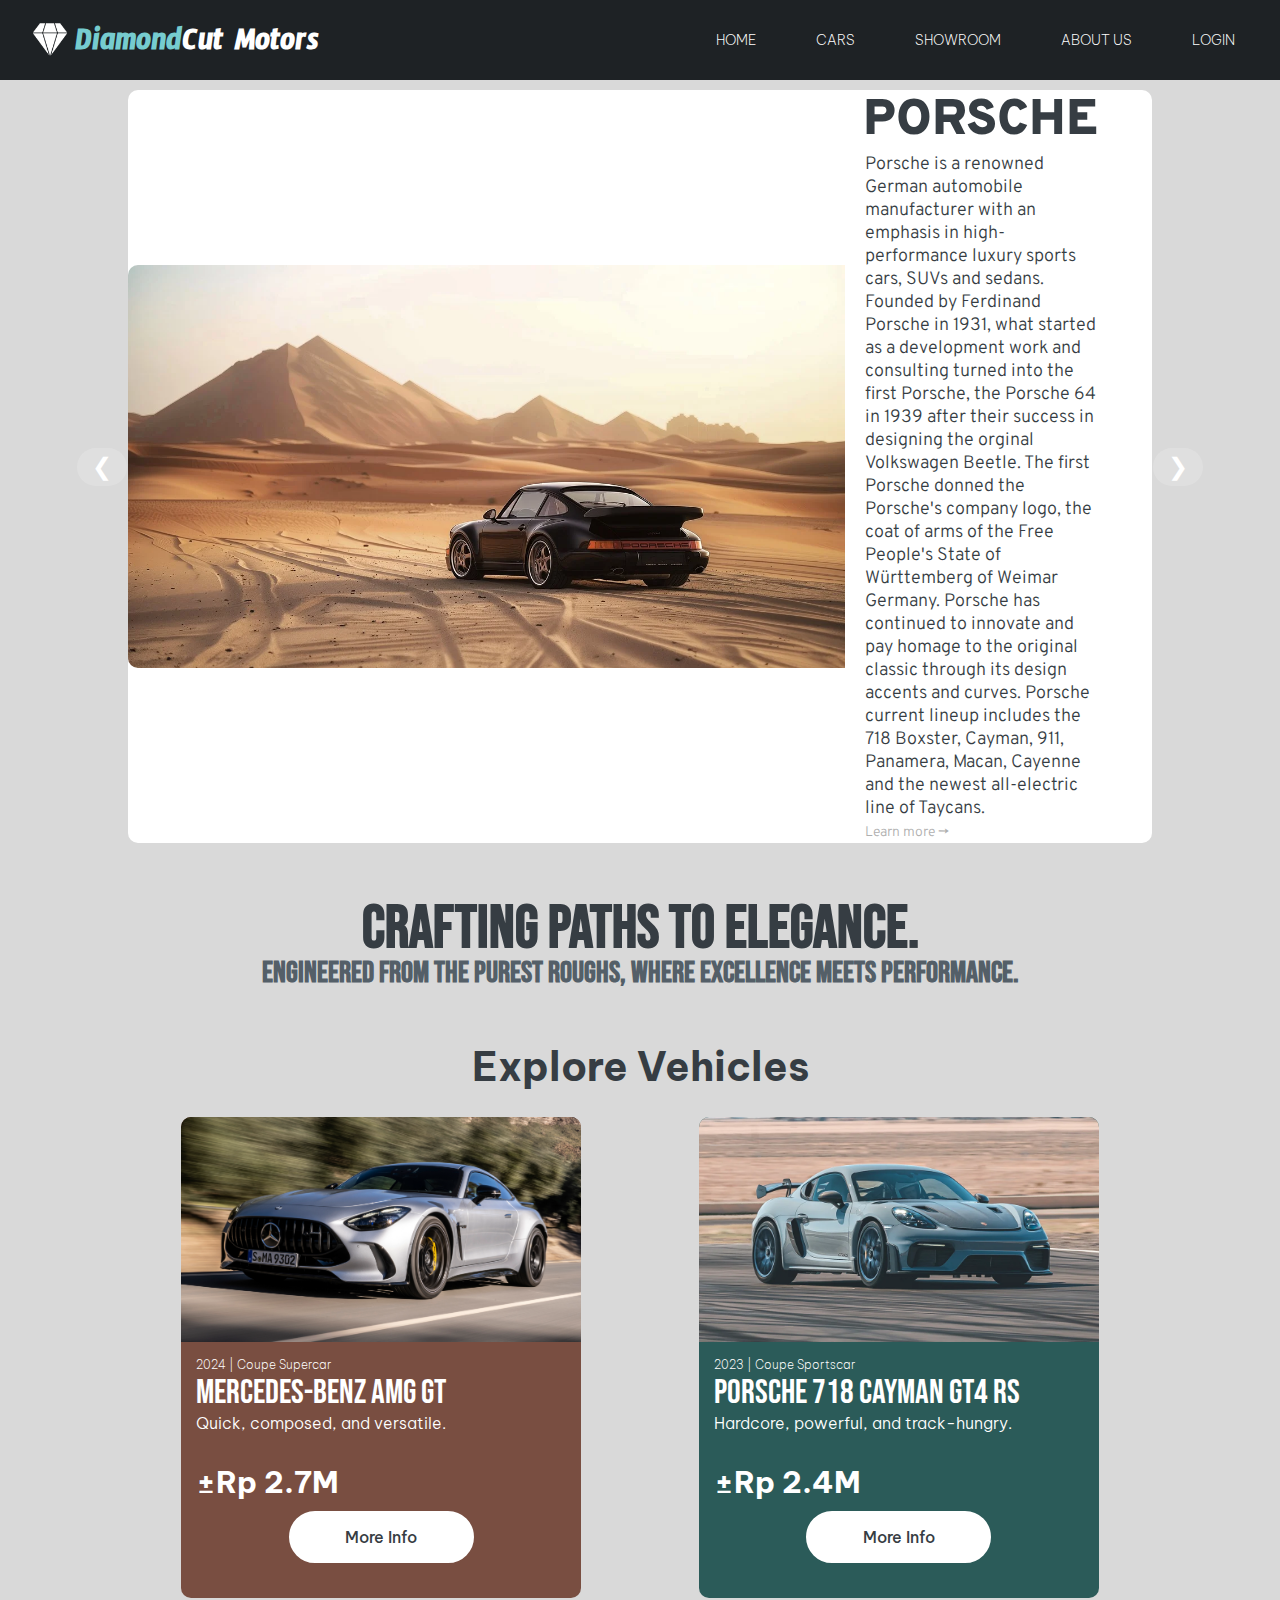
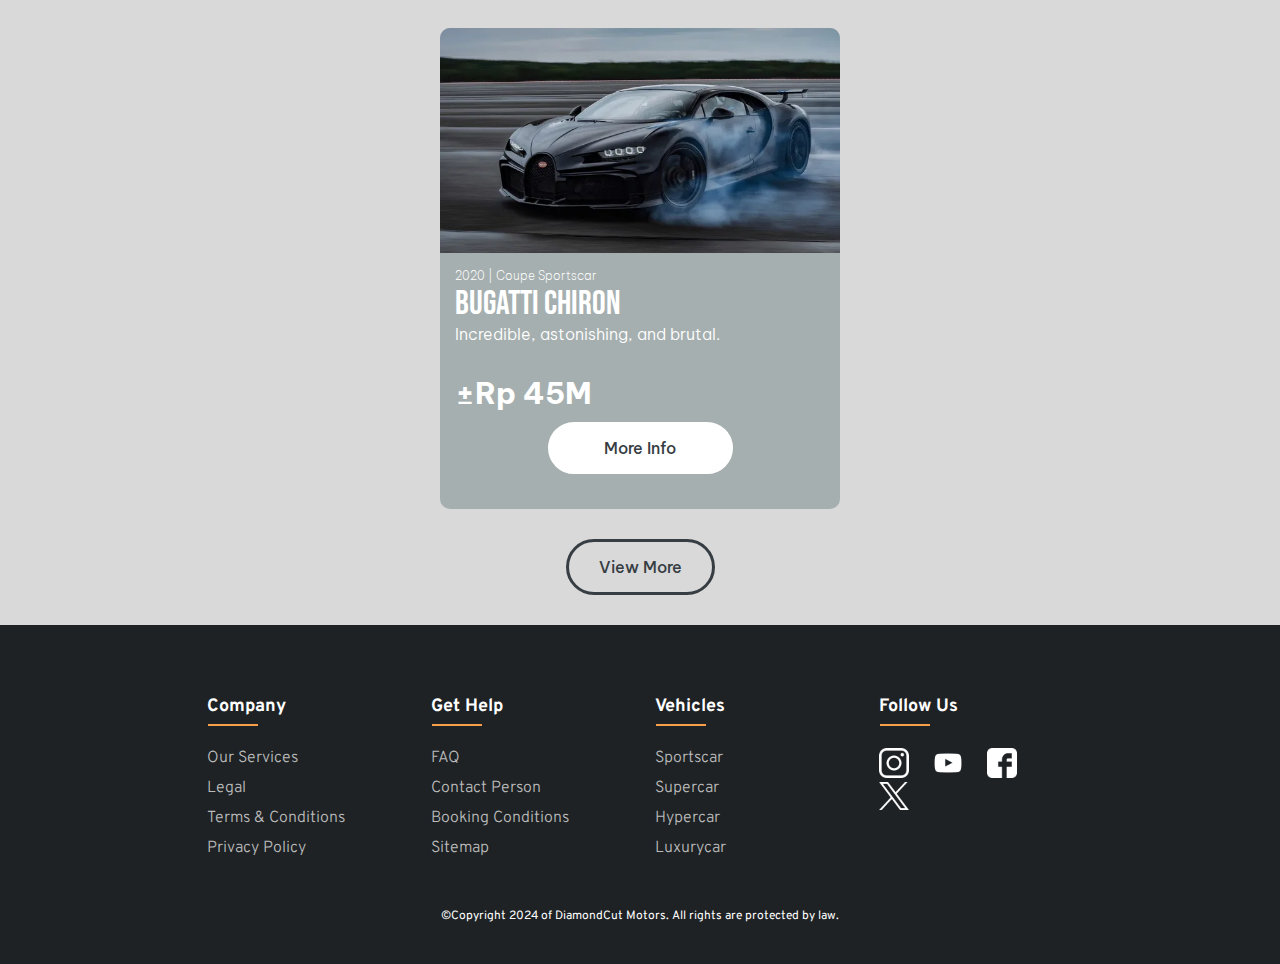
<file: index.html>
<!DOCTYPE html>
<html lang="en">
<head>
    <meta charset="UTF-8">
    <meta name="viewport" content="width=device-width, initial-scale=1.0">
    <!-- 2702222296 | Winona Patricia Pangestu | LS01 -->
    <title>DiamondCut Motors Website</title>
    <link rel="stylesheet" href="css/style.css">
    <link rel="icon" type="image/png" href="assets/icons/diamond.png">
</head>
<body>
    <div class="header">
        <a href="index.html">
            <img src="assets/icons/diamond.png" alt="DiamondCut Motors Logo">
            <h1>Diamond<span>Cut Motors</span></h1>
        </a>
        <div class="navbar">
            <ul>
                <li><a href="index.html">HOME</a></li>
                <li><a href="cars.html">CARS</a></li>
                <li><a href="showroom.html">SHOWROOM</a></li>
                <li><a href="aboutus.html">ABOUT US</a></li>
                <li><a href="login.html">LOGIN</a></li>
            </ul>
        </div>
    </div>

    <div class="home-slider">
        <div class="slide-content">
            <img src="assets/homecarousel/porsche.png" alt="Porsche" class="fade">
            <p><span>PORSCHE</span><br>Porsche is a renowned German automobile manufacturer with an emphasis in high-performance luxury sports cars, SUVs and sedans. Founded by Ferdinand Porsche in 1931, what started as a development work and consulting turned into the first Porsche, the Porsche 64 in 1939 after their success in designing the orginal Volkswagen Beetle. The first Porsche donned the Porsche's company logo, the coat of arms of the Free People's State of Württemberg of Weimar Germany. Porsche has continued to innovate and pay homage to the original classic through its design accents and curves. Porsche current lineup includes the 718 Boxster, Cayman, 911, Panamera, Macan, Cayenne and the newest all-electric line of Taycans.<br>
                <a target="_blank" href="https://www.porsche.com/pap/_indonesia_/">Learn more &#8594</a>
            </p>

            <img src="assets/homecarousel/mercedesbenz.png" alt="Mercedes-Benz" class="fade">
            <p><span>MERCEDES-BENZ</span><br>Mercedes-Benz is a German luxury and commercial vehicle automotive brand established in 1926. Mercedes-Benz AG is headquartered in Stuttgard, Baden-Württemberg, Germany. The brand's origins lie in Daimler-Motoren-Gesellschafts's 1901 Mercedes and Carl Benz's 1889 Benz Patent-Motorwagen, which is widely regarded as the first internal combustion egnine in a self-propelled automobile. Over the decades, Mercedes-Benz has introduced many electronic and mechanical innovations and safety features that later became common. The slogan for the brand is "the Best or Nothing".<br>
                <a target="_blank" href="https://www.mercedes-benz.com/en/">Learn more &#8594</a>
            </p>

            <img src="assets/homecarousel/bugatti.jpg" alt="Bugatti" class="fade">
            <p><span>BUGATTI</span><br>Automobiles Ettore Bugatti was a German then French manufacturer of high-performance automobiles. The company was founded in 1909 in the then-Germany city of Molsheim, Alsace, by the Italian-born industrial designer Ettore Bugatti. The cars were known for their design beauty and numerous race victories. Famous Bugattis include the Type 35 Grand Prix cars, the Type 41 "Royale", the Type 57 "Atlantic" and the Type 55 sports car. The little Bugatti Type 10 swept the top four positions at its first race, and the 1924 Bugatti Type 35 is one of the most successful racing cars - developed by with master engineer and racing driver Jean Chassagne who drove it in first Grand Prix.<br>
                <a target="_blank" href="https://www.bugatti.com/">Learn more &#8594</a>
            </p>
        </div>
        
        <button class="prev">&#10094</button>
        <button class="next">&#10095</button>
    </div>

    <div class="tagline">
        <h1>CRAFTING PATHS TO ELEGANCE.</h1>
        <h5>ENGINEERED FROM THE PUREST ROUGHS, WHERE EXCELLENCE MEETS PERFORMANCE.</h5>
    </div>

    <div class="home-gallery">
        <h3>Explore Vehicles</h3>
        <div class="gallery-container">
            <div class="content">
                <img src="assets/homegallery/mercedes-benz-amg-gt.jpg" alt="Mercedes-Benz AMG GT">
                <div class="content-desc">
                    <span class="desc-top">2024 | Coupe Supercar</span>
                    <span class="desc-title">MERCEDES-BENZ AMG GT</span>
                    <span class="desc-next">Quick, composed, and versatile.</span>
                    <span class="desc-price">&#177Rp 2.7M</span>
                    <button>More Info</button>
                </div>
            </div>
            <div class="content">
                <img src="assets/homegallery/porsche-2022-718-cayman-gt4-rs.png" alt="Porsche 718 Cayman GT4 RS">
                <div class="content-desc">
                    <span class="desc-top">2023 | Coupe Sportscar</span>
                    <span class="desc-title">PORSCHE 718 CAYMAN GT4 RS</span>
                    <span class="desc-next">Hardcore, powerful, and track-hungry.</span>
                    <span class="desc-price">&#177Rp 2.4M</span>
                    <button>More Info</button>
                </div>
            </div>
            <div class="content">
                <img src="assets/homegallery/bugatti-chiron.png" alt="Bugatti Chiron">
                <div class="content-desc">
                    <span class="desc-top">2020 | Coupe Sportscar</span>
                    <span class="desc-title">BUGATTI CHIRON</span>
                    <span class="desc-next">Incredible, astonishing, and brutal.</span>
                    <span class="desc-price">&#177Rp 45M</span>
                    <button>More Info</button>
                </div>
            </div>
        </div>

        <div class="bottom-content">
            <a href="cars.html">View More</a>
        </div>
    </div>

    <div class="footer">
        <div class="footer-container">
            <div class="f-row">
                <div class="f-col">
                    <h4>Company</h4>
                    <ul>
                        <li><a href="#">Our Services</a></li>
                        <li><a href="#">Legal</a></li>
                        <li><a href="#">Terms & Conditions</a></li>
                        <li><a href="#">Privacy Policy</a></li>
                    </ul>
                </div>
                <div class="f-col">
                    <h4>Get Help</h4>
                    <ul>
                        <li><a href="#">FAQ</a></li>
                        <li><a href="#">Contact Person</a></li>
                        <li><a href="#">Booking Conditions</a></li>
                        <li><a href="#">Sitemap</a></li>
                    </ul>
                </div>
                <div class="f-col">
                    <h4>Vehicles</h4>
                    <ul>
                        <li><a href="#">Sportscar</a></li>
                        <li><a href="#">Supercar</a></li>
                        <li><a href="#">Hypercar</a></li>
                        <li><a href="#">Luxurycar</a></li>
                    </ul>
                </div>
                <div class="f-col">
                    <h4>Follow Us</h4>
                    <div class="social-links">
                            <a href="#"><img src="assets/icons/instagram.png" alt="Instagram"></a>
                            <a href="#"><img src="assets/icons/youtube.png" alt="Youtube"></a>
                            <a href="#"><img src="assets/icons/facebook.png" alt="Facebook"></a>
                            <a href="#"><img src="assets/icons/twitter.png" alt="Twitter"></a>
                    </div>
                </div>
            </div>
            <div class="copyright">
                <span>©Copyright 2024 of DiamondCut Motors. All rights are protected by law.</span>
            </div>
        </div>
    </div>

    <script src="js/script.js"></script>
</body>
</html>
</file>
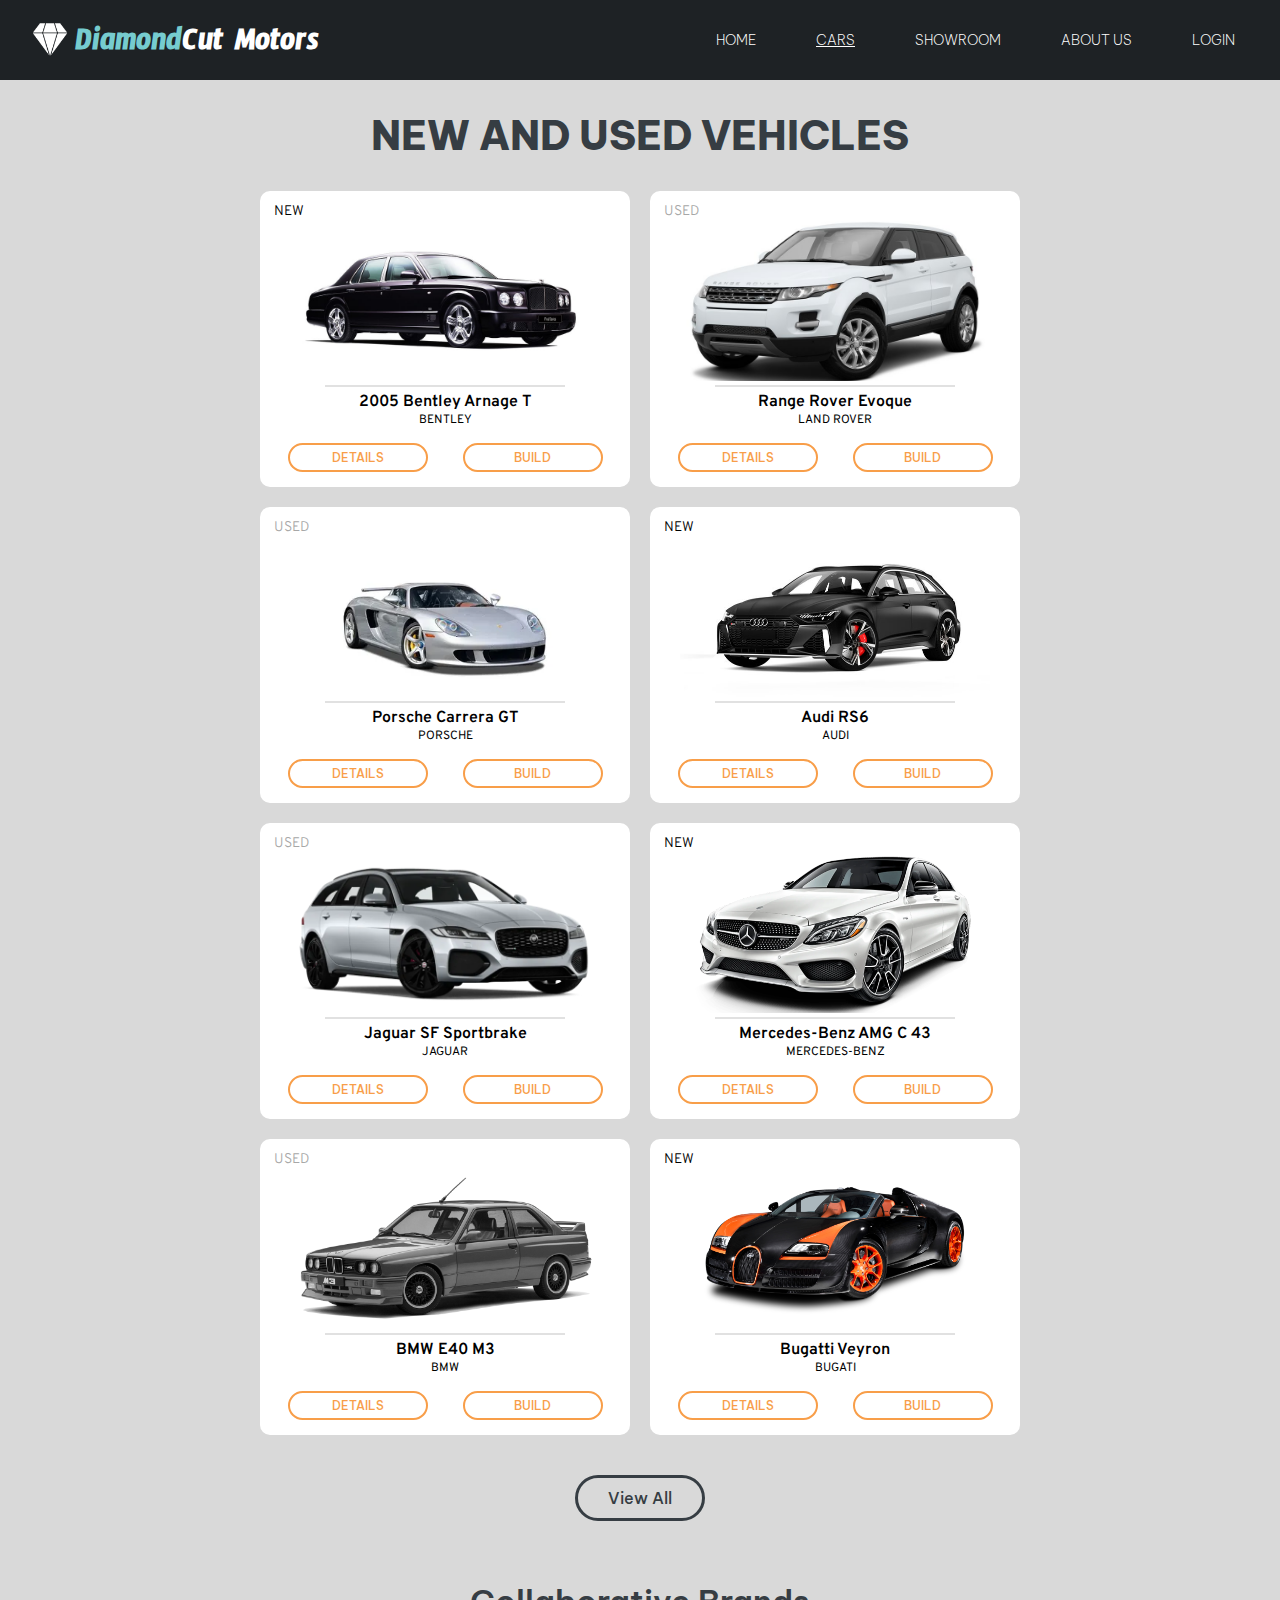
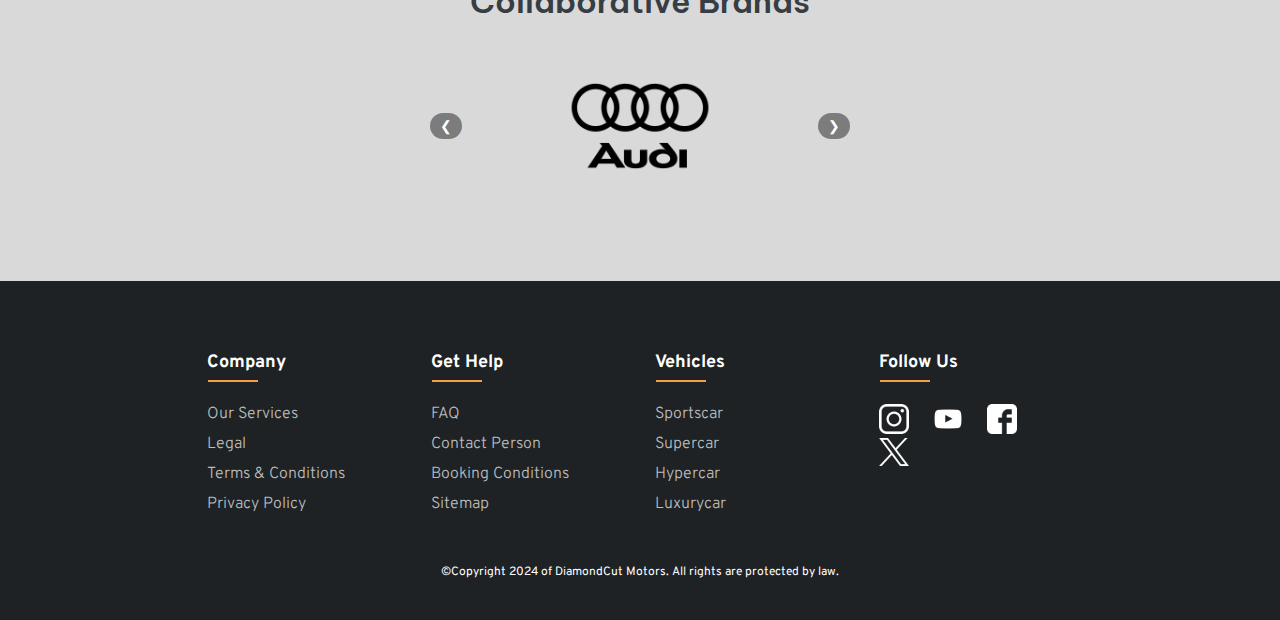
<file: cars.html>
<!DOCTYPE html>
<html lang="en">
<head>
    <meta charset="UTF-8">
    <meta name="viewport" content="width=device-width, initial-scale=1.0">
    <!-- 2702222296 | Winona Patricia Pangestu | LS01 -->
    <title>DiamondCut Motors Website</title>
    <link rel="stylesheet" href="css/style-cars.css">
    <link rel="icon" type="image/png" href="assets/icons/diamond.png">
</head>
<body>
    <div class="header">
        <a href="index.html">
            <img src="assets/icons/diamond.png" alt="DiamondCut Motors Logo">
            <h1>Diamond<span>Cut Motors</span></h1>
        </a>
        <div class="navbar">
            <ul>
                <li><a href="index.html">HOME</a></li>
                <li><a href="cars.html"><u>CARS</u></a></li>
                <li><a href="showroom.html">SHOWROOM</a></li>
                <li><a href="aboutus.html">ABOUT US</a></li>
                <li><a href="login.html">LOGIN</a></li>
            </ul>
        </div>
    </div>
    
    <div class="first-container">
        <h1 id="cars-header">NEW AND USED VEHICLES</h1>
        <div class="cars-container">
            <div class="car-type">
                <div class="inside-car-cont">
                    <span class="car-status">NEW</span>
                    <img src="assets/allcars/bentley arnage t.jpg" alt="2005 Bentley Arnage T">
                </div>
                <hr>
                <span class="car-name">2005 Bentley Arnage T</span>
                <span class="car-brand">BENTLEY</span>
                <div class="car-link">
                    <a href="#">DETAILS</a>
                    <a href="#">BUILD</a>
                </div>
            </div>
            <div class="car-type">
                <div class="inside-car-cont">
                    <span class="car-status">USED</span>
                    <img src="assets/allcars/range rover evoque.jpg" alt="Range Rover Evoque">
                </div>
                <hr>
                <span class="car-name">Range Rover Evoque</span>
                <span class="car-brand">LAND ROVER</span>
                <div class="car-link">
                    <a href="#">DETAILS</a>
                    <a href="#">BUILD</a>
                </div>
            </div>
            <div class="car-type">
                <div class="inside-car-cont">
                    <span class="car-status">USED</span>
                    <img src="assets/allcars/porsche carrera gt.png" alt="Porsche Carrera GT">
                </div>
                <hr>
                <span class="car-name">Porsche Carrera GT</span>
                <span class="car-brand">PORSCHE</span>
                <div class="car-link">
                    <a href="#">DETAILS</a>
                    <a href="#">BUILD</a>
                </div>
            </div>
            <div class="car-type">
                <div class="inside-car-cont">
                    <span class="car-status">NEW</span>
                    <img src="assets/allcars/audi rs6.jpg" alt="Audi RS6">
                </div>
                <hr>
                <span class="car-name">Audi RS6</span>
                <span class="car-brand">AUDI</span>
                <div class="car-link">
                    <a href="#">DETAILS</a>
                    <a href="#">BUILD</a>
                </div>
            </div>
            <div class="car-type">
                <div class="inside-car-cont">
                    <span class="car-status">USED</span>
                    <img src="assets/allcars/jaguar xf sportbrake.png" alt="Jaguar XF Sportbrake">
                </div>
                <hr>
                <span class="car-name">Jaguar SF Sportbrake</span>
                <span class="car-brand">JAGUAR</span>
                <div class="car-link">
                    <a href="#">DETAILS</a>
                    <a href="#">BUILD</a>
                </div>
            </div>
            <div class="car-type">
                <div class="inside-car-cont">
                    <span class="car-status">NEW</span>
                    <img src="assets/allcars/mercedes benz amg c 43.png" alt="Mercedes-Benz AMG C 43">
                </div>
                <hr>
                <span class="car-name">Mercedes-Benz AMG C 43</span>
                <span class="car-brand">MERCEDES-BENZ</span>
                <div class="car-link">
                    <a href="#">DETAILS</a>
                    <a href="#">BUILD</a>
                </div>
            </div>
            <div class="car-type">
                <div class="inside-car-cont">
                    <span class="car-status">USED</span>
                    <img src="assets/allcars/bmw e40 m3.png" alt="BMW E40 M3">
                </div>
                <hr>
                <span class="car-name">BMW E40 M3</span>
                <span class="car-brand">BMW</span>
                <div class="car-link">
                    <a href="#">DETAILS</a>
                    <a href="#">BUILD</a>
                </div>
            </div>
            <div class="car-type">
                <div class="inside-car-cont">
                    <span class="car-status">NEW</span>
                    <img src="assets/allcars/bugatti veyron.png" alt="Bugatti Veyron">
                </div>
                <hr>
                <span class="car-name">Bugatti Veyron</span>
                <span class="car-brand">BUGATI</span>
                <div class="car-link">
                    <a href="#">DETAILS</a>
                    <a href="#">BUILD</a>
                </div>
            </div>
        </div>
        <div class="view-all">
            <a href="#">View All</a>
        </div>
    </div>

    <h1 class="collab-header">Collaborative Brands</h1>
    <div class="collab-carousel">
        <div class="collab-slides">
            <img src="assets/collabs/audilogo.png" alt="Audi Logo">
            <img src="assets/collabs/bmwlogo.png" alt="BMW Logo">
            <img src="assets/collabs/landroverlogo.png" alt="Land Rover Logo">
            <img src="assets/collabs/porschelogo.png" alt="Porsche Logo">
            <img src="assets/collabs/teslalogo.png" alt="Tesla Logo">
            <button class="prev">&#10094</button>
            <button class="next">&#10095</button>
        </div>
    </div>

    <div class="footer">
        <div class="footer-container">
            <div class="f-row">
                <div class="f-col">
                    <h4>Company</h4>
                    <ul>
                        <li><a href="#">Our Services</a></li>
                        <li><a href="#">Legal</a></li>
                        <li><a href="#">Terms & Conditions</a></li>
                        <li><a href="#">Privacy Policy</a></li>
                    </ul>
                </div>
                <div class="f-col">
                    <h4>Get Help</h4>
                    <ul>
                        <li><a href="#">FAQ</a></li>
                        <li><a href="#">Contact Person</a></li>
                        <li><a href="#">Booking Conditions</a></li>
                        <li><a href="#">Sitemap</a></li>
                    </ul>
                </div>
                <div class="f-col">
                    <h4>Vehicles</h4>
                    <ul>
                        <li><a href="#">Sportscar</a></li>
                        <li><a href="#">Supercar</a></li>
                        <li><a href="#">Hypercar</a></li>
                        <li><a href="#">Luxurycar</a></li>
                    </ul>
                </div>
                <div class="f-col">
                    <h4>Follow Us</h4>
                    <div class="social-links">
                            <a href="#"><img src="assets/icons/instagram.png" alt="Instagram"></a>
                            <a href="#"><img src="assets/icons/youtube.png" alt="Youtube"></a>
                            <a href="#"><img src="assets/icons/facebook.png" alt="Facebook"></a>
                            <a href="#"><img src="assets/icons/twitter.png" alt="Twitter"></a>
                    </div>
                </div>
            </div>
            <div class="copyright">
                <span>©Copyright 2024 of DiamondCut Motors. All rights are protected by law.</span>
            </div>
        </div>
    </div>

    <script src="js/script-cars.js"></script>
</body>
</html>
</file>
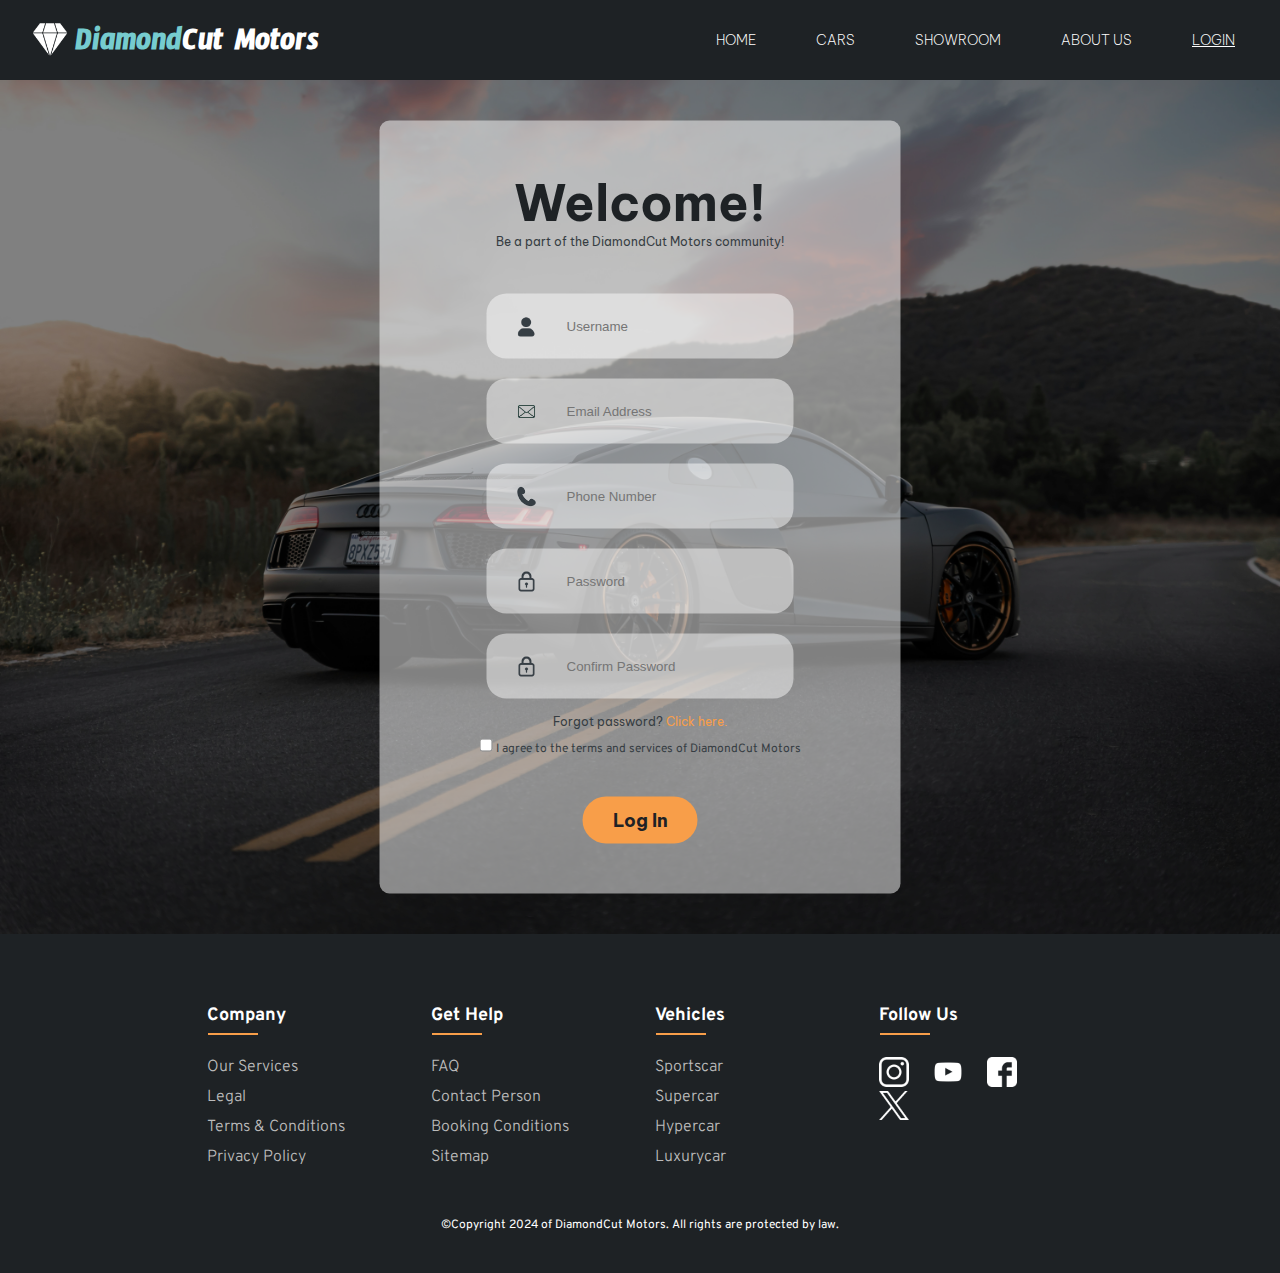
<file: login.html>
<!DOCTYPE html>
<html lang="en">
<head>
    <meta charset="UTF-8">
    <meta name="viewport" content="width=device-width, initial-scale=1.0">
    <!-- 2702222296 | Winona Patricia Pangestu | LS01 -->
    <title>DiamondCut Motors Website</title>
    <link rel="stylesheet" href="css/style-login.css">
    <link rel="icon" type="image/png" href="assets/icons/diamond.png">
</head>
<body>
    <div class="header">
        <a href="index.html">
            <img src="assets/icons/diamond.png" alt="DiamondCut Motors Logo">
            <h1>Diamond<span>Cut Motors</span></h1>
        </a>
        <div class="navbar">
            <ul>
                <li><a href="index.html">HOME</a></li>
                <li><a href="cars.html">CARS</a></li>
                <li><a href="showroom.html">SHOWROOM</a></li>
                <li><a href="aboutus.html">ABOUT US</a></li>
                <li><a href="login.html"><u>LOGIN</u></a></li>
            </ul>
        </div>
    </div>
    
    <div class="bg-container">
        <div class="filler">
            <img src="assets/tyler-clemmensen-d1Jum1vVLew-unsplash.jpg" alt="">
        </div>
        <div class="form-container">
            <div class="form-content">
                <h1>Welcome!</h1>
                <p>Be a part of the DiamondCut Motors community!</p>
                <form id="form" class="form" action="#">
                    <div class="field">
                        <div class="control">
                            <img src="assets/icons/username.png" alt="Username Icon">
                            <input id="username" type="text" placeholder="Username" name="username">
                        </div>
                        <div class="error"></div>
                    </div>
                    <div class="field">
                        <div class="control">
                            <img src="assets/icons/email.png" alt="Email Icon">
                            <input id="email" type="email" placeholder="Email Address" name="email">
                        </div>
                        <div class="error"></div>
                    </div>
                    <div class="field">
                        <div class="control">
                            <img src="assets/icons/phonenumber.png" alt="Phone Icon">
                            <input id="phone" type="tel" placeholder="Phone Number" name="phone">
                        </div>
                        <div class="error"></div>
                    </div>
                    <div class="field">
                        <div class="control">
                            <img src="assets/icons/password.png" alt="Password Icon">
                            <input id="password" type="password" placeholder="Password" name="password">
                        </div>
                        <div class="error"></div>
                    </div>
                    <div class="field">
                        <div class="control">
                            <img src="assets/icons/password.png" alt="Password Icon">
                            <input id="confirmpass" type="password" placeholder="Confirm Password" name="confirmpass">
                        </div>
                        <div class="error"></div>
                    </div>

                    <p>Forgot password? <a href="#">Click here.</a></p>

                    <div class="field">
                        <div class="term">
                            <input id="termandserv" type="checkbox" name="termandserv">
                            <label for="termandserv">I agree to the terms and services of DiamondCut Motors</label>
                        </div>
                        <div class="error"></div>
                    </div>
                    
                    <button type="button" onclick="validateAll()">Log In</button>
                </form>
            </div>
        </div>
    </div>

    <div class="footer">
        <div class="footer-container">
            <div class="f-row">
                <div class="f-col">
                    <h4>Company</h4>
                    <ul>
                        <li><a href="#">Our Services</a></li>
                        <li><a href="#">Legal</a></li>
                        <li><a href="#">Terms & Conditions</a></li>
                        <li><a href="#">Privacy Policy</a></li>
                    </ul>
                </div>
                <div class="f-col">
                    <h4>Get Help</h4>
                    <ul>
                        <li><a href="#">FAQ</a></li>
                        <li><a href="#">Contact Person</a></li>
                        <li><a href="#">Booking Conditions</a></li>
                        <li><a href="#">Sitemap</a></li>
                    </ul>
                </div>
                <div class="f-col">
                    <h4>Vehicles</h4>
                    <ul>
                        <li><a href="#">Sportscar</a></li>
                        <li><a href="#">Supercar</a></li>
                        <li><a href="#">Hypercar</a></li>
                        <li><a href="#">Luxurycar</a></li>
                    </ul>
                </div>
                <div class="f-col">
                    <h4>Follow Us</h4>
                    <div class="social-links">
                            <a href="#"><img src="assets/icons/instagram.png" alt="Instagram"></a>
                            <a href="#"><img src="assets/icons/youtube.png" alt="Youtube"></a>
                            <a href="#"><img src="assets/icons/facebook.png" alt="Facebook"></a>
                            <a href="#"><img src="assets/icons/twitter.png" alt="Twitter"></a>
                    </div>
                </div>
            </div>
            <div class="copyright">
                <span>©Copyright 2024 of DiamondCut Motors. All rights are protected by law.</span>
            </div>
        </div>
    </div>

    <script src="js/script-login.js"></script>
</body>
</html>
</file>
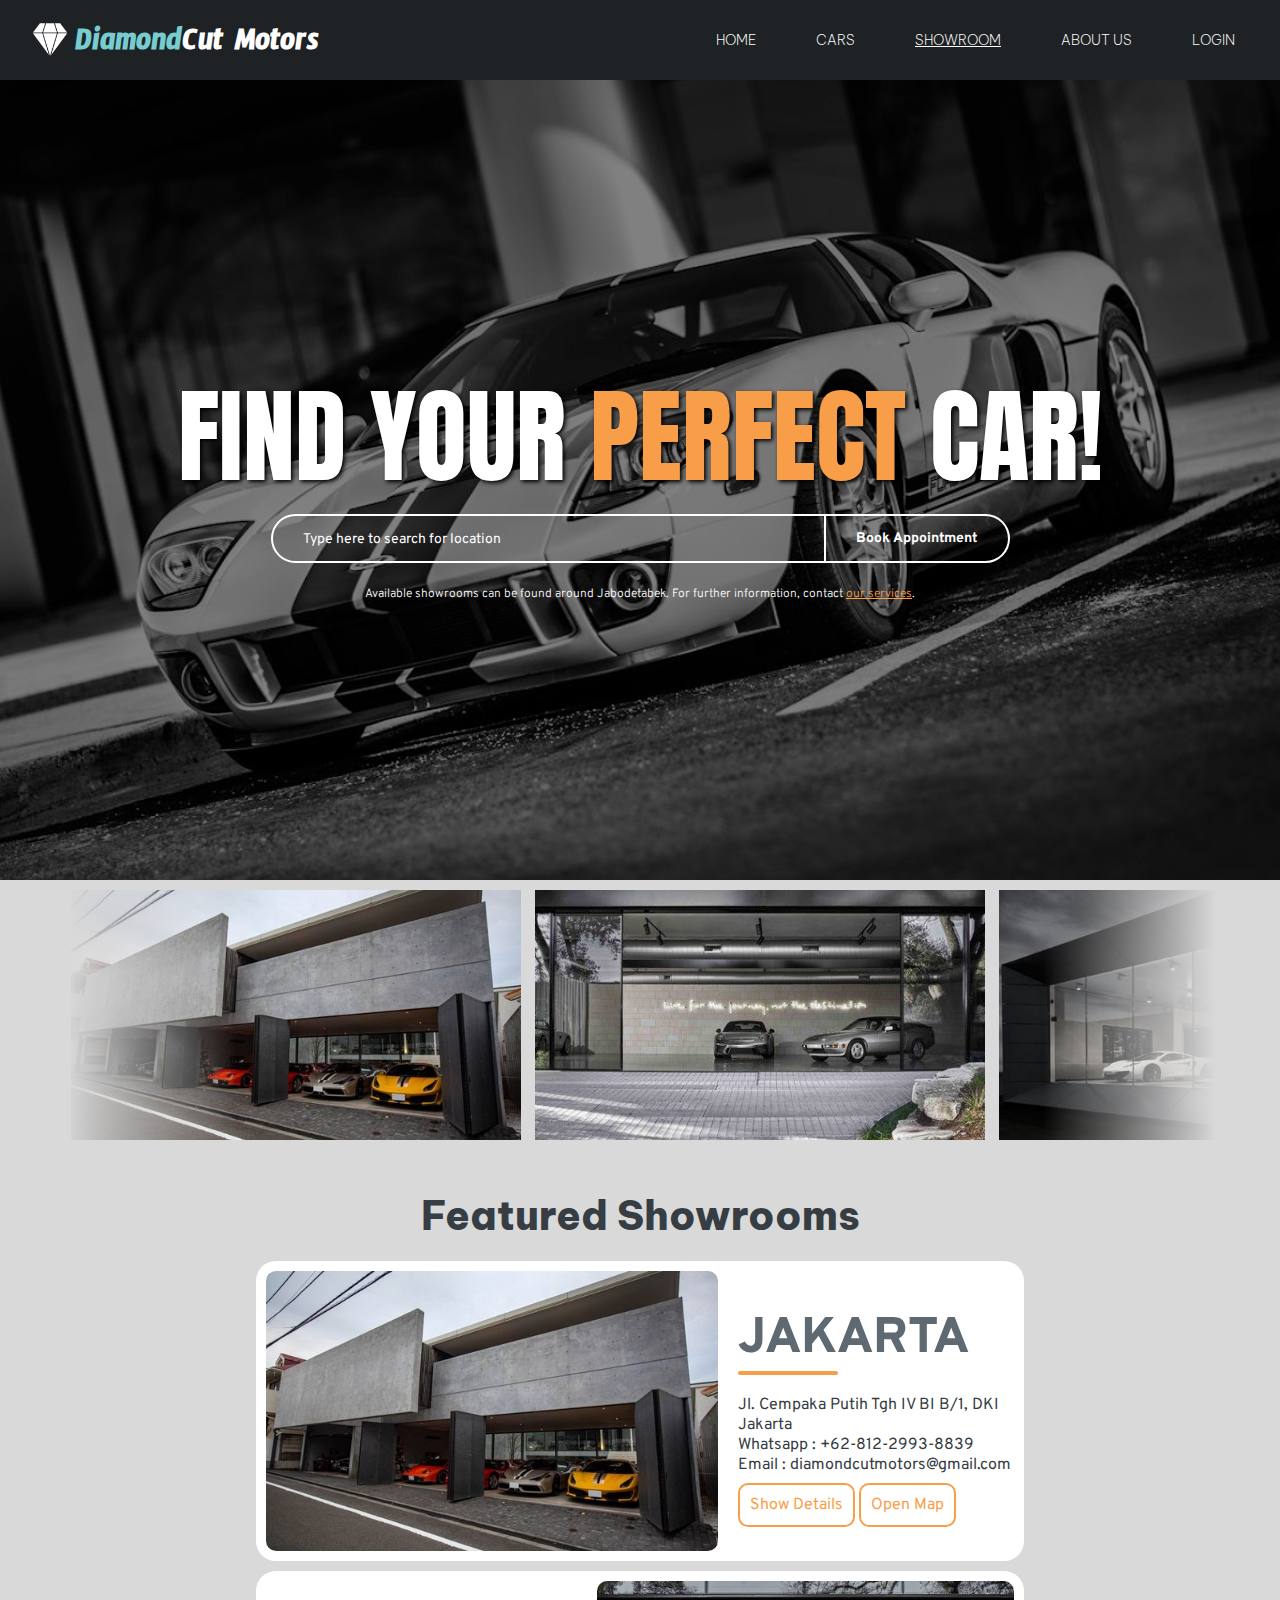
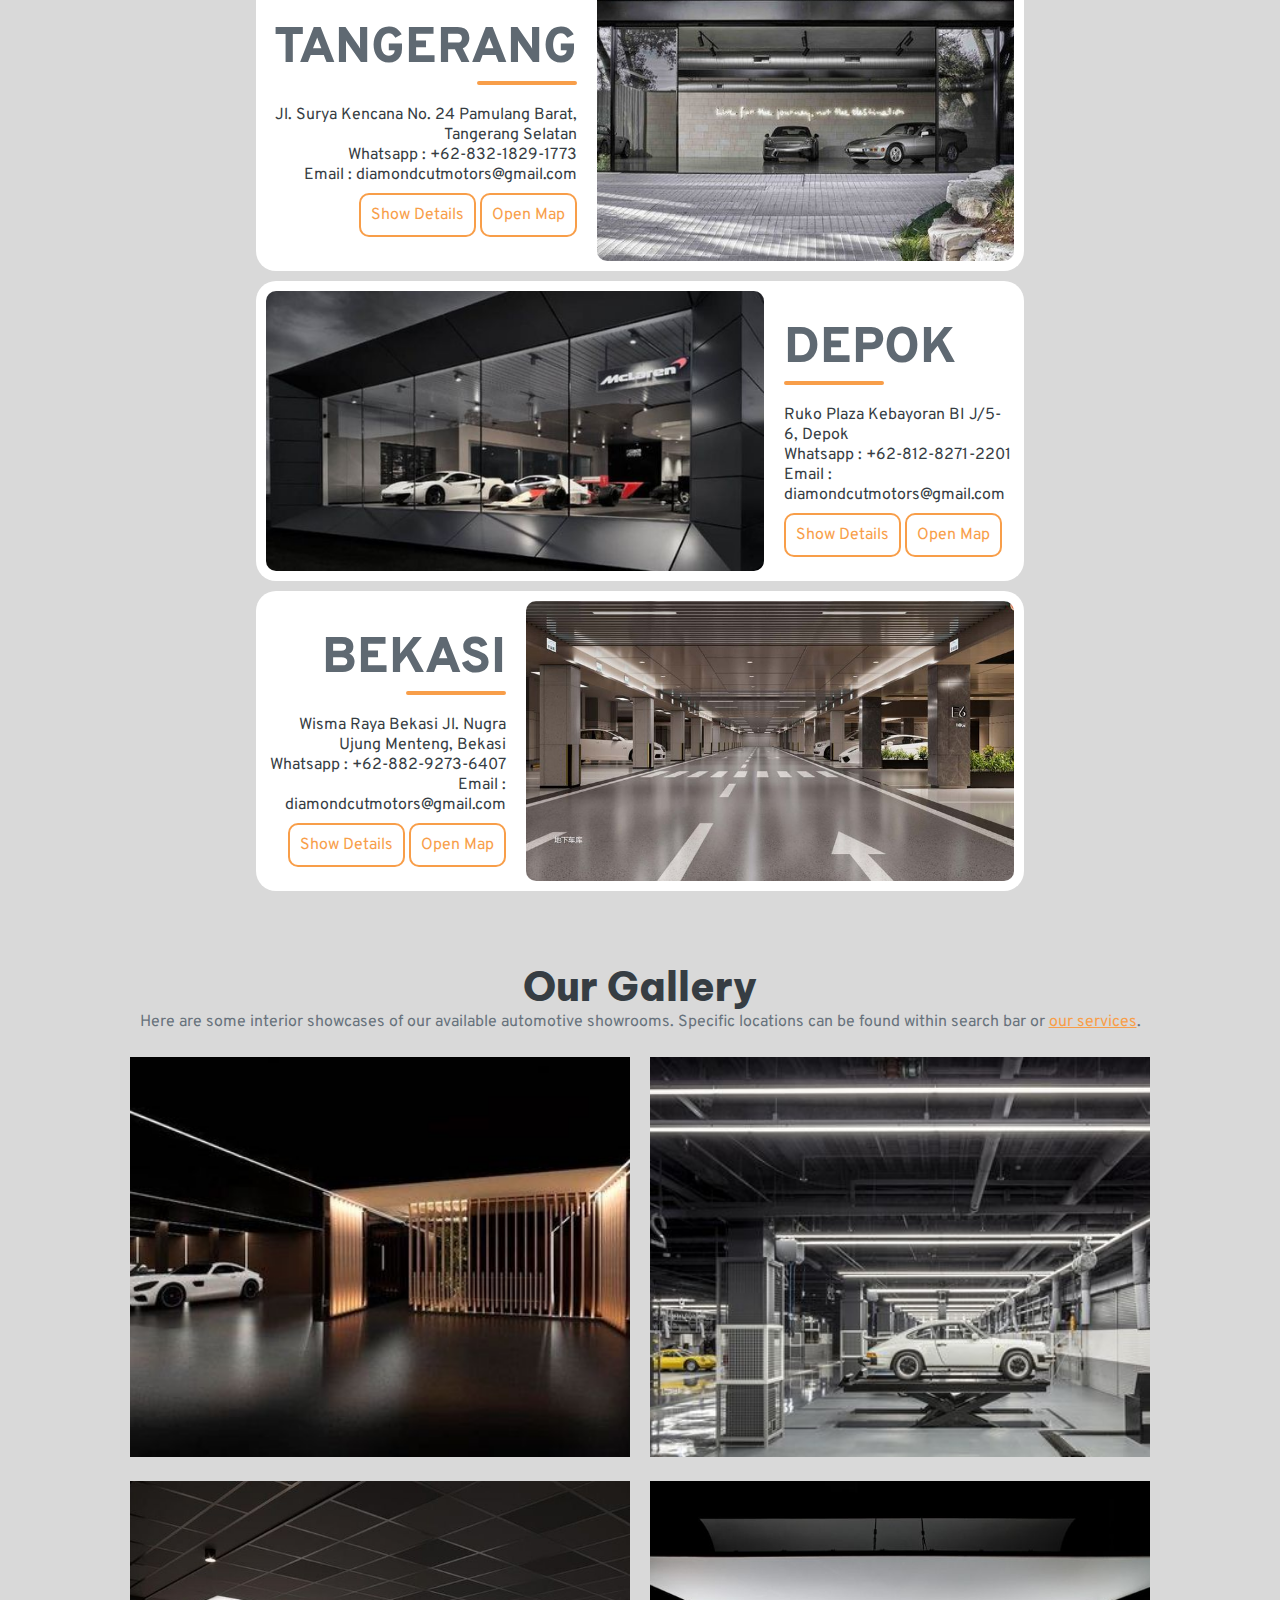
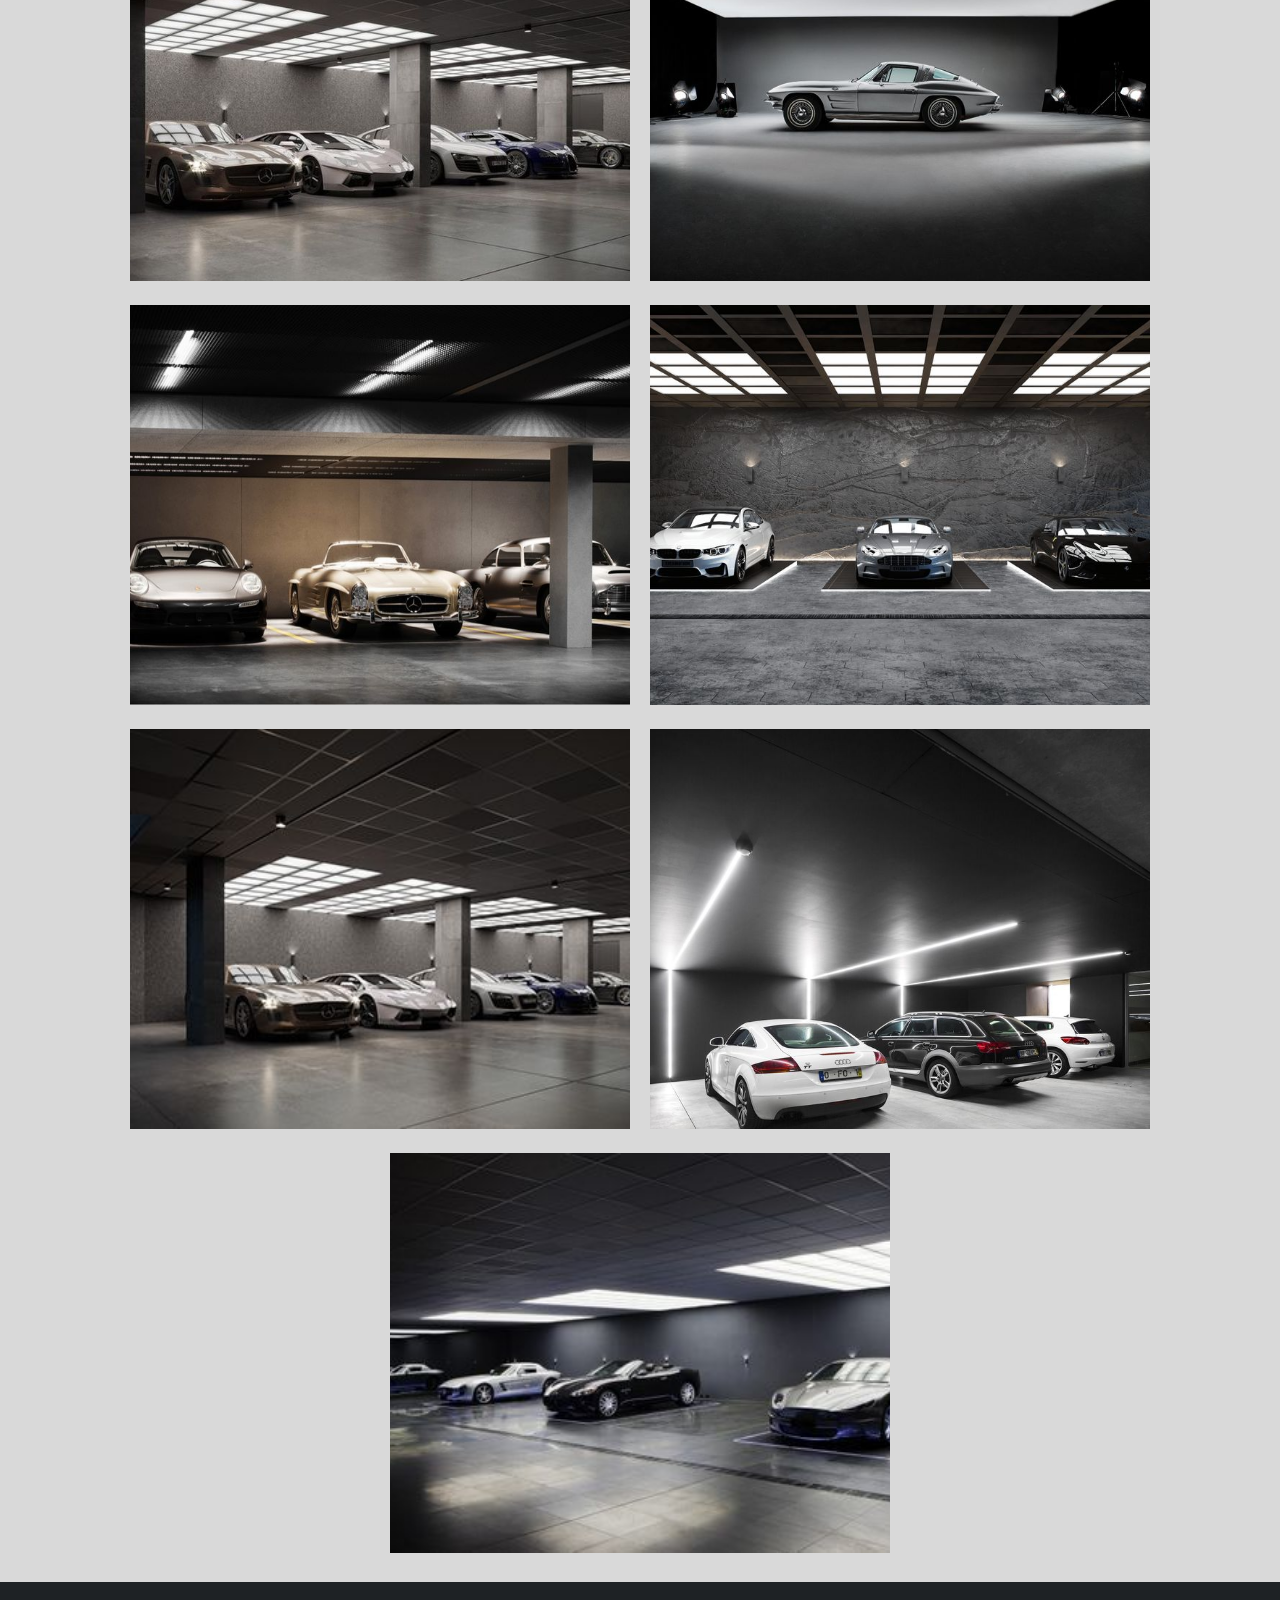
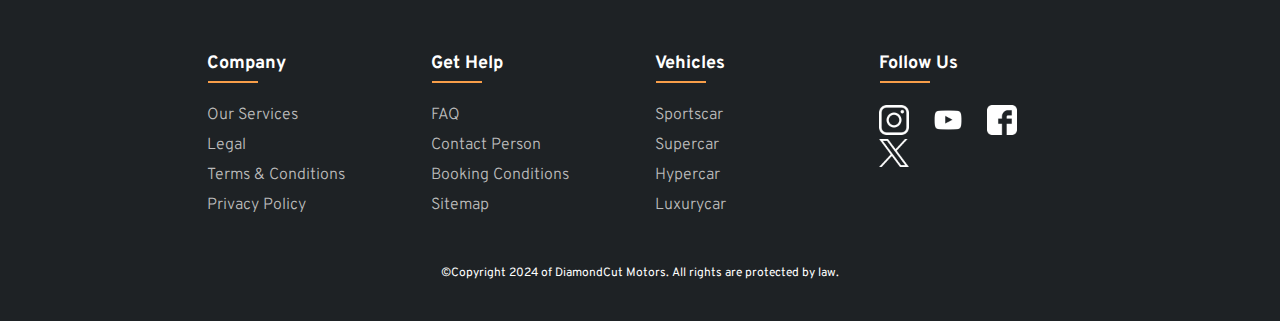
<file: showroom.html>
<!DOCTYPE html>
<html lang="en">
<head>
    <meta charset="UTF-8">
    <meta name="viewport" content="width=device-width, initial-scale=1.0">
    <!-- 2702222296 | Winona Patricia Pangestu | LS01 -->
    <title>DiamondCut Motors Website</title>
    <link rel="stylesheet" href="css/style-showroom.css">
    <link rel="icon" type="image/png" href="assets/icons/diamond.png">
</head>
<body>
    <div class="header">
        <a href="index.html">
            <img src="assets/icons/diamond.png" alt="DiamondCut Motors Logo">
            <h1>Diamond<span>Cut Motors</span></h1>
        </a>
        <div class="navbar">
            <ul>
                <li><a href="index.html">HOME</a></li>
                <li><a href="cars.html">CARS</a></li>
                <li><a href="showroom.html"><u>SHOWROOM</u></a></li>
                <li><a href="aboutus.html">ABOUT US</a></li>
                <li><a href="login.html">LOGIN</a></li>
            </ul>
        </div>
    </div>

    <div class="jumbotron">
        <img src="assets/showroomimages/jumbotron.jpeg" alt="Jumbotron">
        <div class="jumbotron-content">
            <h1>FIND YOUR <span>PERFECT</span> CAR!</h1>
            <div class="inputs">
                <input type="text" placeholder="Type here to search for location">
                <button>Book Appointment</button>
            </div>
            <div class="further-info">
                <span>Available showrooms can be found around Jabodetabek. For further information, contact <a href="#">our services</a>.</span>
            </div>
        </div>
    </div>

    <div class="carousel">
        <div class="carousel-track">
            <div class="cc-content"><img src="assets/showroomcarousel/sa46955fe210bea71c409f0fec6daf56f.jpg"></div>
            <div class="cc-content"><img src="assets/showroomcarousel/aphoto.jpeg"></div>
            <div class="cc-content"><img src="assets/showroomcarousel/2d7218a9de32579f06211784ad58a491.jpg"></div>
            <div class="cc-content"><img src="assets/showroomcarousel/b5a99a9ddd8ac6b673fd7e4ede776347.jpg"></div>
            <div class="cc-content"><img src="assets/showroomcarousel/sa46955fe210bea71c409f0fec6daf56f.jpg"></div>
            <div class="cc-content"><img src="assets/showroomcarousel/aphoto.jpeg"></div>
            <div class="cc-content"><img src="assets/showroomcarousel/2d7218a9de32579f06211784ad58a491.jpg"></div>
            <div class="cc-content"><img src="assets/showroomcarousel/b5a99a9ddd8ac6b673fd7e4ede776347.jpg"></div>
            <div class="cc-content"><img src="assets/showroomcarousel/sa46955fe210bea71c409f0fec6daf56f.jpg"></div>
            <div class="cc-content"><img src="assets/showroomcarousel/aphoto.jpeg"></div>
            <div class="cc-content"><img src="assets/showroomcarousel/2d7218a9de32579f06211784ad58a491.jpg"></div>
            <div class="cc-content"><img src="assets/showroomcarousel/b5a99a9ddd8ac6b673fd7e4ede776347.jpg"></div>
            <div class="cc-content"><img src="assets/showroomcarousel/sa46955fe210bea71c409f0fec6daf56f.jpg"></div>
            <div class="cc-content"><img src="assets/showroomcarousel/aphoto.jpeg"></div>
            <div class="cc-content"><img src="assets/showroomcarousel/2d7218a9de32579f06211784ad58a491.jpg"></div>
            <div class="cc-content"><img src="assets/showroomcarousel/b5a99a9ddd8ac6b673fd7e4ede776347.jpg"></div>
        </div>
    </div>

    <div class="featured-loc">
        <h1 id="featured-title">Featured Showrooms</h1>
        <div class="location">
            <img src="assets/showroomcarousel/sa46955fe210bea71c409f0fec6daf56f.jpg">
            <div class="loc-details">
                <h1>JAKARTA</h1>
                <hr>
                <div class="address"><span>Jl. Cempaka Putih Tgh IV BI B/1, DKI Jakarta</span></div>
                <p>Whatsapp : +62-812-2993-8839 <br>
                    Email : diamondcutmotors@gmail.com</p>
                <div class="loc-links">
                    <a href="#">Show Details</a>
                    <a href="#">Open Map</a>
                </div>
            </div>
        </div>
        <div class="location">
            <div class="loc-details">
                <h1>TANGERANG</h1>
                <hr class="locline">
                <div class="address"><span>Jl. Surya Kencana No. 24 Pamulang Barat, Tangerang Selatan</span></div>
                <p>Whatsapp : +62-832-1829-1773 <br>
                    Email : diamondcutmotors@gmail.com</p>
                <div class="loc-links">
                    <a href="#">Show Details</a>
                    <a href="#">Open Map</a>
                </div>
            </div>
            <img src="assets/showroomcarousel/aphoto.jpeg">
        </div>
        <div class="location">
            <img src="assets/showroomcarousel/2d7218a9de32579f06211784ad58a491.jpg">
            <div class="loc-details">
                <h1>DEPOK</h1>
                <hr>
                <div class="address"><span>Ruko Plaza Kebayoran BI J/5-6, Depok</span></div>
                <p>Whatsapp : +62-812-8271-2201 <br>
                    Email : diamondcutmotors@gmail.com</p>
                <div class="loc-links">
                    <a href="#">Show Details</a>
                    <a href="#">Open Map</a>
                </div>
            </div>
        </div>
        <div class="location">
            <div class="loc-details">
                <h1>BEKASI</h1>
                <hr class="locline">
                <div class="address"><span>Wisma Raya Bekasi Jl. Nugra Ujung Menteng, Bekasi</span></div>
                <p>Whatsapp : +62-882-9273-6407 <br>
                    Email : diamondcutmotors@gmail.com</p>
                <div class="loc-links">
                    <a href="#">Show Details</a>
                    <a href="#">Open Map</a>
                </div>
            </div>
            <img src="assets/showroomcarousel/b5a99a9ddd8ac6b673fd7e4ede776347.jpg">
        </div>
    </div>

    <div class="gallery">
        <div class="gallery-title">
            <h1>Our Gallery</h1>
            <p>Here are some interior showcases of our available automotive showrooms. Specific locations can be found within search bar or <a href="#">our services</a>.</p>
        </div>
        <div class="gallery-image">
            <div class="gi-content"><img src="assets/showroomimages/6590e0d9e2ca09e2b8f86f7a3d896265.jpg"></div>
            <div class="gi-content"><img src="assets/showroomimages/A Pit Autobacs Shinonome for the 2019 Golden Pin Design Award _ Livegreenblog.jpeg"></div>
            <div class="gi-content"><img src="assets/showroomimages/afcf0954-7f80-442a-95d6-33bac1f5929d.jpeg"></div>
            <div class="gi-content"><img src="assets/showroomimages/Corvette Stingray C2 from 1964 in a car studio___.jpeg"></div>
            <div class="gi-content"><img src="assets/showroomimages/Garage interior.jpeg"></div>
            <div class="gi-content"><img src="assets/showroomimages/Inspiración Pinterest _Garage Luxury_.jpeg"></div>
            <div class="gi-content"><img src="assets/showroomimages/Noir (1).jpeg"></div>
            <div class="gi-content"><img src="assets/showroomimages/Sambade House _ spaceworkers.jpeg"></div>
            <div class="gi-content"><img src="assets/showroomimages/Six of the best amazing home designs of 2015.jpeg"></div>
        </div>
    </div>

    <div class="footer">
        <div class="footer-container">
            <div class="f-row">
                <div class="f-col">
                    <h4>Company</h4>
                    <ul>
                        <li><a href="#">Our Services</a></li>
                        <li><a href="#">Legal</a></li>
                        <li><a href="#">Terms & Conditions</a></li>
                        <li><a href="#">Privacy Policy</a></li>
                    </ul>
                </div>
                <div class="f-col">
                    <h4>Get Help</h4>
                    <ul>
                        <li><a href="#">FAQ</a></li>
                        <li><a href="#">Contact Person</a></li>
                        <li><a href="#">Booking Conditions</a></li>
                        <li><a href="#">Sitemap</a></li>
                    </ul>
                </div>
                <div class="f-col">
                    <h4>Vehicles</h4>
                    <ul>
                        <li><a href="#">Sportscar</a></li>
                        <li><a href="#">Supercar</a></li>
                        <li><a href="#">Hypercar</a></li>
                        <li><a href="#">Luxurycar</a></li>
                    </ul>
                </div>
                <div class="f-col">
                    <h4>Follow Us</h4>
                    <div class="social-links">
                            <a href="#"><img src="assets/icons/instagram.png" alt="Instagram"></a>
                            <a href="#"><img src="assets/icons/youtube.png" alt="Youtube"></a>
                            <a href="#"><img src="assets/icons/facebook.png" alt="Facebook"></a>
                            <a href="#"><img src="assets/icons/twitter.png" alt="Twitter"></a>
                    </div>
                </div>
            </div>
            <div class="copyright">
                <span>©Copyright 2024 of DiamondCut Motors. All rights are protected by law.</span>
            </div>
        </div>
    </div>

</body>
</html>
</file>
<file: css/style.css>
@import url('https://fonts.googleapis.com/css2?family=Timmana&display=swap');
@import url('https://fonts.googleapis.com/css2?family=Be+Vietnam+Pro:ital,wght@0,100;0,200;0,300;0,400;0,500;0,600;0,700;0,800;0,900;1,100;1,200;1,300;1,400;1,500;1,600;1,700;1,800;1,900&display=swap');
@import url('https://fonts.googleapis.com/css2?family=Bebas+Neue&display=swap');
@import url('https://fonts.googleapis.com/css2?family=Overpass:ital,wght@0,100..900;1,100..900&display=swap');
@import url('https://fonts.googleapis.com/css2?family=Anton&display=swap');

html{
    scroll-behavior: smooth;
}

*{
    padding: 0;
    margin: 0;
    box-sizing: border-box;
}

body{
    background-color: #D9D9D9;
}

.header{
    display: flex;
    justify-content: space-between;
    background-color: #1e2225;
    padding: 15px;
}

.header a{
    display: flex;
    align-items: center;
    margin-left: 10px;
    text-decoration: none;
}

.header a img{
    width: 50px;
}

.header a h1{
    font-family: 'Timmana';
    margin-bottom: -12px;
    color: #76CCCF;
}

.header a h1 span{
    color: #FFFFFF;
}

.navbar{
    display: flex;
    align-items: center;
}

.navbar ul{
    display: flex;
    flex-direction: row;
    list-style-type: none;
}

.navbar ul a{
    margin-inline: 30px;
    font-family: 'Be Vietnam Pro';
    font-weight: 200;
    font-size: 14px;
    color: white;
    text-decoration: none;
    transition: color 0.2s ease-in-out;
}

.navbar ul a:hover{
    color: #F89E49;
}

.home-slider{
    position: relative;
    max-width: 80%;
    margin: 10px auto;
    background-color: white;
    border-radius: 10px;
}

.home-slider .slide-content{
    position: relative;
    display: flex;
    align-items: center;
    flex-direction: row;
}

.home-slider img{
    width: 70%;
    object-fit: cover;
    display: none;
    border-radius: 10px 0 0 10px;
}

.home-slider p{
    width: 25%;
    display: none;
    font-family: 'Overpass';
    font-size: 18px;
    font-weight: 300;
    color: #363D43;
    padding-left: 20px;
}

.home-slider p span{
    font-size: 50px;
    font-weight: 900;
    margin-left: -2px;
}

.home-slider p a{
    font-size: 14px;
    text-decoration: none;
    color: rgb(175, 175, 175);
}

.home-slider p a:hover{
    text-decoration: underline;
}

img.display-image{
    display: block;
}

p.display-p{
    display: block;
}

.home-slider button{
    position: absolute;
    top: 50%;
    transform: translateY(-50%);
    font-size: 24px;
    padding: 5px 15px;
    border: none;
    border-radius: 20px;
    background-color: rgba(255, 255, 255, 0.178);
    color: white;
    transition: background-color 0.2s ease-in-out;
}

.home-slider button:hover{
    background-color: rgba(255, 255, 255, 0.418);
}

.next{
    margin-right: -5%;
    right: 0;
}

.prev{
    margin-left: -5%;
    left: 0;
}

.fade{
    animation-name: fade;
    animation-duration: 1.5s;
}

@keyframes fade{
    from{opacity: 0.5}
    to {opacity: 1}
}

.tagline{
    display: flex;
    flex-direction: column;
    text-align: center;
    font-family: 'Bebas Neue';
    margin: 50px;
}

.tagline h1{
    margin-bottom: -10px;
    color: #363D43;
    font-size: 60px;
}

.tagline h5{
    color: #545F68;
    font-size: 30px;
}

.home-gallery{
    display: flex;
    flex-direction: column;
    justify-content: center;
    max-width: 90%;
    margin: auto;
}

.home-gallery h3{
    text-align: center;
    font-family: 'Be Vietnam Pro';
    font-size: 40px;
    font-weight: 700;
    color: #363D43;
    margin-bottom: 25px;
}

.home-gallery .gallery-container{
    display: flex;
    flex-wrap: wrap;
    justify-content: space-evenly;
}

.home-gallery .gallery-container .content{
    display: flex;
    flex-direction: column;
    background-color: white;
    border-radius: 10px;
    padding: 0 0 10px;
    margin: 0 0 30px;
    transition: transform 0.3s ease-in-out;
}

.home-gallery .gallery-container .content img{
    width: 400px;
    border-radius: 10px 10px 0 0;
}

.home-gallery .gallery-container .content .content-desc{
    display: flex;
    flex-direction: column;
    padding: 15px;
    color: white;
}

.home-gallery .gallery-container .content .content-desc .desc-top{
    font-family: 'Be Vietnam Pro';
    font-size: 12px;
    font-weight: 200;
}

.home-gallery .gallery-container .content .content-desc .desc-title{
    font-family: 'Bebas Neue';
    font-size: 34px;
}

.home-gallery .gallery-container .content .content-desc .desc-next{
    font-family: 'Be Vietnam Pro';
    font-size: 16px;
    font-weight: 300;
}

.home-gallery .gallery-container .content .content-desc .desc-price{
    margin-top: 30px;
    font-family: 'Be Vietnam Pro';
    font-size: 30px;
    font-weight: 700;
}

.home-gallery .gallery-container .content .content-desc button{
    margin: 10px auto;
    width: 50%;
    padding: 14px;
    font-family: 'Be Vietnam Pro';
    font-weight: 500;
    font-size: 16px;
    color: #363D43;
    border-color: #ffffff;
    border-style: solid;
    border-radius: 40px;
    background-color: #ffffff;
    cursor: pointer;
    transition: all 0.3s ease-in-out;
}

.home-gallery .gallery-container .content:nth-child(1){
    background-color: #794E41;
}

.home-gallery .gallery-container .content:nth-child(2){
    background-color: #2B5B59;
}

.home-gallery .gallery-container .content:nth-child(3){
    background-color: #A6AFAF;
}

.home-gallery .gallery-container .content:hover{
    transform: scale(1.02);
}

.home-gallery .gallery-container .content .content-desc button:hover{
    background-color: #363D43;
    border-color: #363D43;
    color: white;
}

.home-gallery .bottom-content{
    display: flex;
    justify-content: center;
    align-items: center;
}

.home-gallery .bottom-content a{
    color: #363D43;
    font-family: 'Be Vietnam Pro';
    font-weight: 500;
    padding: 15px 30px;
    border-style: solid;
    border-radius: 40px;
    border-color: #363D43;
    text-decoration: none;
    cursor: pointer;
    transition: all 0.3s ease-in-out;
    margin-bottom: 30px;
}

.home-gallery .bottom-content a:hover{
    background-color: #363D43;
    color: white;
}

.footer{
    background-color: #1e2225;
    padding: 70px 0;
}

.footer-container{
    width: 70%;
    margin: auto;
}

.footer ul{
    list-style-type: none;
}

.f-col{
    width: 25%;
    padding: 0 15px;
}

.f-col h4{
    font-family: 'Overpass';
    font-size: 18px;
    color: #ffffff;
    margin-bottom: 30px;
    font-weight: 700;
    position: relative;
}

.f-col h4::before{
    content: '';
    position: absolute;
    left: 1px;
    bottom: -8px;
    background-color: #F89E49;
    height: 2px;
    box-sizing: border-box;
    width: 50px;
}

.f-col ul li:not(:last-child){
    margin-bottom: 10px;
}

.f-col ul li a{
    text-decoration: none;
    font-family: 'Overpass';
    font-weight: 300;
    font-size: 16px;
    color: #bbbbbb;
    display: block;
    transition: all 0.3s ease-in-out;
}

.f-col ul li a:hover{
    color: #ffffff;
    padding-left: 7px;
}

.f-col .social-links a img{
    margin: 0 20px 0 0;
    width: 30px;
    transition: transform 0.3s ease-in-out;
}

.f-col .social-links a img:hover{
    transform: scale(1.1);
}

.f-row{
    display: flex;
    flex-wrap: wrap;
}

.copyright{
    display: flex;
    justify-content: center;
    align-items: center;
    margin-top: 50px;
    margin-bottom: -30px;
}

.copyright span{
    color: #ffffff;
    font-family: 'Overpass';
    font-size: 12px;
}

@media only screen and (max-width: 768px){
    .header a img{
        width: 30px;
    }
    
    .header a h1{
        margin-bottom: -9px;
        font-size: 24px;
    }

    .navbar ul a{
        margin-inline: 15px;
        font-size: 12px;
    }

    .home-slider{
        max-width: 75%;
    }
    
    .home-slider .slide-content{
        flex-direction: column;
    }
    
    .home-slider img{
        width: 100%;
        border-radius: 10px 10px 0 0;
    }
    
    .home-slider p{
        width: 100%;
        font-size: 16px;
        margin-top: 10px;
        padding: 0 20px 10px 20px;
    }
    
    .home-slider p span{
        font-size: 44px;
    }
    
    .home-slider p a{
        font-size: 12px;
    }
    
    .next{
        margin-right: -10%;
    }
    
    .prev{
        margin-left: -10%;
    }

    .tagline{
        margin: 30px;
    }
    
    .tagline h1{
        margin-bottom: -10px;
        font-size: 46px;
    }
    
    .tagline h5{
        font-size: 18px;
    }

    .home-gallery h3{
        font-size: 36px;
        font-weight: 700;
        color: #363D43;
        margin-bottom: 10px;
    }

    .f-col .social-links a img{
        margin: 0 10px 10px 0;
    }
}

@media only screen and (max-width: 570px){
    .header a img{
        width: 24px;
    }
    
    .header a h1{
        margin-bottom: -5px;
        font-size: 16px;
    }

    .navbar ul a{
        margin-inline: 12px;
        font-size: 8px;
    }
    
    .home-slider p{
        font-size: 12px;
        margin-top: 10px;
    }
    
    .home-slider p span{
        font-size: 36px;
    }
    
    .home-slider p a{
        font-size: 10px;
    }
    
    .next{
        margin-right: -13%;
    }
    
    .prev{
        margin-left: -13%;
    }

    .tagline{
        margin: 30px;
    }
    
    .tagline h1{
        margin-bottom: -10px;
        font-size: 32px;
    }
    
    .tagline h5{
        font-size: 14px;
    }

    .home-gallery h3{
        font-size: 32px;
        font-weight: 700;
        color: #363D43;
        margin-bottom: 10px;
    }

    .f-col .social-links a img{
        margin: 0 10px 10px 0;
    }
}
</file>
<file: css/style-cars.css>
@import url('https://fonts.googleapis.com/css2?family=Timmana&display=swap');
@import url('https://fonts.googleapis.com/css2?family=Be+Vietnam+Pro:ital,wght@0,100;0,200;0,300;0,400;0,500;0,600;0,700;0,800;0,900;1,100;1,200;1,300;1,400;1,500;1,600;1,700;1,800;1,900&display=swap');
@import url('https://fonts.googleapis.com/css2?family=Bebas+Neue&display=swap');
@import url('https://fonts.googleapis.com/css2?family=Overpass:ital,wght@0,100..900;1,100..900&display=swap');
@import url('https://fonts.googleapis.com/css2?family=Anton&display=swap');

html{
    scroll-behavior: smooth;
}

*{
    padding: 0;
    margin: 0;
    box-sizing: border-box;
}

body{
    background-color: #D9D9D9;
}

.header{
    display: flex;
    justify-content: space-between;
    background-color: #1e2225;
    padding: 15px;
}

.header a{
    display: flex;
    align-items: center;
    margin-left: 10px;
    text-decoration: none;
}

.header a img{
    width: 50px;
}

.header a h1{
    font-family: 'Timmana';
    margin-bottom: -12px;
    color: #76CCCF;
}

.header a h1 span{
    color: #FFFFFF;
}

.navbar{
    display: flex;
    align-items: center;
}

.navbar ul{
    display: flex;
    flex-direction: row;
    list-style-type: none;
}

.navbar ul a{
    margin-inline: 30px;
    font-family: 'Be Vietnam Pro';
    font-weight: 200;
    font-size: 14px;
    color: white;
    text-decoration: none;
    transition: color 0.2s ease-in-out;
}

.navbar ul a:hover{
    color: #F89E49;
}

.first-container{
    width: 85%;
    margin: auto;
}

.first-container #cars-header{
    margin-top: 30px;
    margin-bottom: 20px;
    font-family: 'Be Vietnam Pro';
    font-size: 40px;
    font-weight: 800;
    color: #363D43;
    text-align: center;
}

.first-container .cars-container{
    display: flex;
    flex-wrap: wrap;
    justify-content: center;
}

.first-container .cars-container .car-type{
    display: flex;
    flex-direction: column;
    justify-content: center;
    margin: 10px;
    background-color: #ffffff;
    border-radius: 10px;
}

.first-container .cars-container .car-type .inside-car-cont{
    position: relative;
}

.first-container .cars-container .car-type .inside-car-cont .car-status{
    position: absolute;
    top: 0;
    left: 0;
    margin: 12px 14px;
}

.first-container .cars-container .car-type .inside-car-cont span{
    font-family: 'Overpass';
    font-size: 14px;
    font-weight: 300;
}

.first-container .cars-container
.car-type:nth-child(2) .inside-car-cont span,
.car-type:nth-child(3) .inside-car-cont span,
.car-type:nth-child(5) .inside-car-cont span,
.car-type:nth-child(7) .inside-car-cont span{
    color: #a7a7a7;
}

.first-container .cars-container .car-type .inside-car-cont img{
    margin: 10px;
    padding: 20px;
    width: 350px;
    height: 200px;
    object-fit: cover;
    transition: transform 0.5s ease-in-out;
}

.first-container .cars-container .car-type .inside-car-cont img:hover{
    transform: scale(0.9);
}

.first-container .cars-container .car-type hr{
    width: 65%;
    margin: -30px auto 5px auto;
    border: 1px solid rgba(0, 0, 0, 0.116);
}

.first-container .cars-container .car-type .car-name{
    text-align: center;
    font-family: 'Overpass';
    font-size: 16px;
    font-weight: 600;
}

.first-container .cars-container .car-type .car-brand{
    text-align: center;
    font-family: 'Overpass';
    font-size: 12px;
}

.first-container .cars-container .car-type .car-link{
    margin: 10px;
    display: flex;
    flex-direction: row;
    text-align: center;
}

.first-container .cars-container .car-type .car-link a{
    color: #F89E49;
    text-decoration: none;
    border: 2px solid #F89E49;
    border-radius: 20px;
    padding: 5px;
    width: 40%;
    margin: 5px auto;
    font-family: 'Be VIetnam Pro';
    font-size: 12px;
    font-weight: 500;
}

.first-container .cars-container .car-type .car-link a:hover{
    color: white;
    background-color: orange;
}

.first-container .view-all{
    display: flex;
    justify-content: center;
    align-items: center;
    margin-block: 30px;
}

.first-container .view-all a{
    color: #363D43;
    font-family: 'Be Vietnam Pro';
    font-weight: 500;
    padding: 10px 30px;
    border-style: solid;
    border-radius: 40px;
    border-color: #363D43;
    text-decoration: none;
    cursor: pointer;
    transition: all 0.3s ease-in-out;
    margin-bottom: 30px;
}

.first-container .view-all a:hover{
    background-color: #363D43;
    color: white;
}

.collab-header{
    margin-top: 30px;
    text-align: center;
    color: #363D43;
    font-family: 'Be Vietnam Pro';
    font-weight: 600;
}

.collab-carousel{
    position: relative;
    max-width: fit-content;
    margin: auto auto 50px auto;
}

.collab-carousel .collab-slides{
    padding: 30px;
}

.collab-carousel img{
    width: 300px;
    height: 150px;
    object-fit: contain;
    display: none;
}

img.display-image{
    display: block;
}

.collab-carousel button{
    position: absolute;
    top: 50%;
    transform: translateY(-50%);
    font-size: 14px;
    padding: 5px 10px;
    border: none;
    border-radius: 30px;
    background-color: rgb(124, 124, 124);
    color: #ffffff;
}

.next{
    right: 0;
    margin-right: -30px;
}

.prev{
    left: 0;
    margin-left: -30px;
}

.footer{
    background-color: #1e2225;
    padding: 70px 0;
}

.footer-container{
    width: 70%;
    margin: auto;
}

.footer ul{
    list-style-type: none;
}

.f-col{
    width: 25%;
    padding: 0 15px;
}

.f-col h4{
    font-family: 'Overpass';
    font-size: 18px;
    color: #ffffff;
    margin-bottom: 30px;
    font-weight: 700;
    position: relative;
}

.f-col h4::before{
    content: '';
    position: absolute;
    left: 1px;
    bottom: -8px;
    background-color: #F89E49;
    height: 2px;
    box-sizing: border-box;
    width: 50px;
}

.f-col ul li:not(:last-child){
    margin-bottom: 10px;
}

.f-col ul li a{
    text-decoration: none;
    font-family: 'Overpass';
    font-weight: 300;
    font-size: 16px;
    color: #bbbbbb;
    display: block;
    transition: all 0.3s ease-in-out;
}

.f-col ul li a:hover{
    color: #ffffff;
    padding-left: 7px;
}

.f-col .social-links a img{
    margin: 0 20px 0 0;
    width: 30px;
    transition: transform 0.3s ease-in-out;
}

.f-col .social-links a img:hover{
    transform: scale(1.1);
}

.f-row{
    display: flex;
    flex-wrap: wrap;
}

.copyright{
    display: flex;
    justify-content: center;
    align-items: center;
    margin-top: 50px;
    margin-bottom: -30px;
}

.copyright span{
    color: #ffffff;
    font-family: 'Overpass';
    font-size: 12px;
}

@media only screen and (max-width: 768px){
    .header a img{
        width: 30px;
    }
    
    .header a h1{
        margin-bottom: -9px;
        font-size: 24px;
    }

    .navbar ul a{
        margin-inline: 15px;
        font-size: 12px;
    }

    .first-container #cars-header{
        margin-bottom: 5px;
        font-size: 32px;
    }

    .f-col .social-links a img{
        margin: 0 10px 10px 0;
    }
}

@media only screen and (max-width: 570px){
    .header a img{
        width: 24px;
    }
    
    .header a h1{
        margin-bottom: -5px;
        font-size: 16px;
    }

    .navbar ul a{
        margin-inline: 12px;
        font-size: 8px;
    }
    
    .first-container #cars-header{
        margin-bottom: 5px;
        font-size: 28px;
    }

    .f-col .social-links a img{
        margin: 0 10px 10px 0;
    }
}
</file>
<file: css/style-login.css>
@import url('https://fonts.googleapis.com/css2?family=Timmana&display=swap');
@import url('https://fonts.googleapis.com/css2?family=Be+Vietnam+Pro:ital,wght@0,100;0,200;0,300;0,400;0,500;0,600;0,700;0,800;0,900;1,100;1,200;1,300;1,400;1,500;1,600;1,700;1,800;1,900&display=swap');
@import url('https://fonts.googleapis.com/css2?family=Bebas+Neue&display=swap');
@import url('https://fonts.googleapis.com/css2?family=Overpass:ital,wght@0,100..900;1,100..900&display=swap');
@import url('https://fonts.googleapis.com/css2?family=Anton&display=swap');

html{
    scroll-behavior: smooth;
}

*{
    padding: 0;
    margin: 0;
    box-sizing: border-box;
}

body{
    background-color: #D9D9D9;
}

.header{
    display: flex;
    justify-content: space-between;
    background-color: #1e2225;
    padding: 15px;
}

.header a{
    display: flex;
    align-items: center;
    margin-left: 10px;
    text-decoration: none;
}

.header a img{
    width: 50px;
}

.header a h1{
    font-family: 'Timmana';
    margin-bottom: -12px;
    color: #76CCCF;
}

.header a h1 span{
    color: #FFFFFF;
}

.navbar{
    display: flex;
    align-items: center;
}

.navbar ul{
    display: flex;
    flex-direction: row;
    list-style-type: none;
}

.navbar ul a{
    margin-inline: 30px;
    font-family: 'Be Vietnam Pro';
    font-weight: 200;
    font-size: 14px;
    color: white;
    text-decoration: none;
    transition: color 0.2s ease-in-out;
}

.navbar ul a:hover{
    color: #F89E49;
}

.bg-container{
    position: relative;
    display: flex;
}

.bg-container .filler{
    display: flex;
    position: relative;
}

.bg-container .filler img{
    width: 100%;
    filter: brightness(0.5);
}

.bg-container .form-container{
    position: absolute;
    top: 50%;
    left: 50%;
    transform: translate(-50%, -50%);
    background-color: #ffffff80;
    padding: 50px;
    border-radius: 10px;
}

.bg-container .form-container .form-content{
    text-align: center;
}

.bg-container .form-container .form-content .form{
    padding: 0 50px;
}

.bg-container .form-container .form-content h1{
    font-family: 'Be Vietnam Pro';
    font-size: 50px;
    color: #1e2225;
}

.bg-container .form-container .form-content p{
    font-family: 'Be Vietnam Pro';
    font-size: 12px;
    color: #363D43;
}

.bg-container .form-container .form-content button{
    margin-top: 30px;
    padding: 12px 30px;
    background-color: #F89E49;
    border: none;
    border-radius: 30px;
    font-family: 'Be Vietnam Pro';
    font-weight: 700;
    font-size: 18px;
    color: #1e2225;
    transition: background-color 0.3s ease-in-out;
}

.bg-container .form-container .form-content button:hover{
    background-color: #bb7636;
}

.bg-container .form-container .form-content p:nth-child(2){
    margin-bottom: 40px;
}

.bg-container .form-container .form-content p a{
    color: #F89E49;
    transition: color 0.1s ease-in-out;
    text-decoration: none;
}

.bg-container .form-container .form-content p a:hover{
    text-decoration: underline;
}

.bg-container .form-container .form-content .field{
    display: flex;
    align-items: center;
    justify-content: center;
    flex-direction: column;
    margin-block: 10px;
    font-family: 'Overpass';
}

.bg-container .form-container .form-content .field .control{
    margin-block: 5px;
    display: flex;
    justify-content: center;
    align-items: center;
    background-color: #ffffff7a;
    padding: 20px 30px;
    border-radius: 20px;
}

.bg-container .form-container .form-content .field img{
    width: 20px;
    height: 20px;
    object-fit: contain;
    margin-right: 10px;
    filter: invert(21%) sepia(4%) saturate(2106%) hue-rotate(166deg) brightness(87%) contrast(83%);
}

.bg-container .form-container .form-content .field input{
    border: none;
    background-color: transparent;
    padding: 5px 20px;
}

.bg-container .form-container .form-content .field .term{
    font-size: 12px;
    color: #363D43;
}

.bg-container .form-container .form-content .field input:focus{
    outline: none;
}

.error{
    color: #ff3860;
    font-size: 12px;
}

.footer{
    background-color: #1e2225;
    padding: 70px 0;
}

.footer-container{
    width: 70%;
    margin: auto;
}

.footer ul{
    list-style-type: none;
}

.f-col{
    width: 25%;
    padding: 0 15px;
}

.f-col h4{
    font-family: 'Overpass';
    font-size: 18px;
    color: #ffffff;
    margin-bottom: 30px;
    font-weight: 700;
    position: relative;
}

.f-col h4::before{
    content: '';
    position: absolute;
    left: 1px;
    bottom: -8px;
    background-color: #F89E49;
    height: 2px;
    box-sizing: border-box;
    width: 50px;
}

.f-col ul li:not(:last-child){
    margin-bottom: 10px;
}

.f-col ul li a{
    text-decoration: none;
    font-family: 'Overpass';
    font-weight: 300;
    font-size: 16px;
    color: #bbbbbb;
    display: block;
    transition: all 0.3s ease-in-out;
}

.f-col ul li a:hover{
    color: #ffffff;
    padding-left: 7px;
}

.f-col .social-links a img{
    margin: 0 20px 0 0;
    width: 30px;
    transition: transform 0.3s ease-in-out;
}

.f-col .social-links a img:hover{
    transform: scale(1.1);
}

.f-row{
    display: flex;
    flex-wrap: wrap;
}

.copyright{
    display: flex;
    justify-content: center;
    align-items: center;
    margin-top: 50px;
    margin-bottom: -30px;
}

.copyright span{
    color: #ffffff;
    font-family: 'Overpass';
    font-size: 12px;
}

@media only screen and (max-width: 768px){
    .header a img{
        width: 30px;
    }
    
    .header a h1{
        margin-bottom: -9px;
        font-size: 24px;
    }

    .navbar ul a{
        margin-inline: 15px;
        font-size: 12px;
    }
    
    .bg-container .filler img{
        height: 1200px;
        object-fit: cover;
    }

    .f-col .social-links a img{
        margin: 0 10px 10px 0;
    }
}

@media only screen and (max-width: 570px){
    .header a img{
        width: 24px;
    }
    
    .header a h1{
        margin-bottom: -5px;
        font-size: 16px;
    }

    .navbar ul a{
        margin-inline: 12px;
        font-size: 8px;
    }

    .bg-container .form-container{
        position: absolute;
        top: 50%;
        left: 50%;
        transform: translate(-50%, -50%);
        background-color: #ffffff80;
        padding: 20px;
        border-radius: 10px;
    }

    .bg-container .form-container .form-content h1{
        margin-top: 5px;
        font-family: 'Be Vietnam Pro';
        font-size: 40px;
        color: #1e2225;
    }
    
    .f-col .social-links a img{
        margin: 0 10px 10px 0;
    }
}
</file>
<file: css/style-showroom.css>
@import url('https://fonts.googleapis.com/css2?family=Timmana&display=swap');
@import url('https://fonts.googleapis.com/css2?family=Be+Vietnam+Pro:ital,wght@0,100;0,200;0,300;0,400;0,500;0,600;0,700;0,800;0,900;1,100;1,200;1,300;1,400;1,500;1,600;1,700;1,800;1,900&display=swap');
@import url('https://fonts.googleapis.com/css2?family=Bebas+Neue&display=swap');
@import url('https://fonts.googleapis.com/css2?family=Overpass:ital,wght@0,100..900;1,100..900&display=swap');
@import url('https://fonts.googleapis.com/css2?family=Anton&display=swap');

html{
    scroll-behavior: smooth;
}

*{
    padding: 0;
    margin: 0;
    box-sizing: border-box;
}

body{
    background-color: #D9D9D9;
}

.header{
    display: flex;
    justify-content: space-between;
    background-color: #1e2225;
    padding: 15px;
}

.header a{
    display: flex;
    align-items: center;
    margin-left: 10px;
    text-decoration: none;
}

.header a img{
    width: 50px;
}

.header a h1{
    font-family: 'Timmana';
    margin-bottom: -12px;
    color: #76CCCF;
}

.header a h1 span{
    color: #FFFFFF;
}

.navbar{
    display: flex;
    align-items: center;
}

.navbar ul{
    display: flex;
    flex-direction: row;
    list-style-type: none;
}

.navbar ul a{
    margin-inline: 30px;
    font-family: 'Be Vietnam Pro';
    font-weight: 200;
    font-size: 14px;
    color: white;
    text-decoration: none;
    transition: color 0.2s ease-in-out;
}

.navbar ul a:hover{
    color: #F89E49;
}

.jumbotron{
    display: flex;
    justify-content: center;
    position: relative;
}

.jumbotron img{
    width: 100%;
    height: 800px;
    margin: auto;
    object-fit: cover;
    filter: brightness(0.5);
}

.jumbotron .jumbotron-content{
    position: absolute;
    text-align: center;
    top: 50%;
    transform: translateY(-50%);
}

.jumbotron .jumbotron-content h1{
    color: white;
    font-family: 'Anton';
    font-size: 104px;
    font-weight: 300;
    text-shadow: 2px 2px 4px #000000;
    user-select: none;
}

.jumbotron .jumbotron-content h1 span{
    color: #F89E49;
}

.jumbotron .jumbotron-content .inputs{
    display: flex;
    justify-content: center;
    align-items: center;
}

.jumbotron .jumbotron-content .inputs input{
    padding: 15px 30px;
    width: 60%;
    background-color: transparent;
    border: 2px solid #ffffff;
    border-radius: 40px 0 0 40px;
    outline: none;
    caret-color: #ffffff;
    color: #ffffff;
}

.jumbotron .jumbotron-content .inputs input::placeholder{
    font-family: 'Overpass';
    font-size: 14px;
    color: #ffffff;
}

.jumbotron .jumbotron-content .inputs button{
    font-family: 'Overpass';
    font-size: 14px;
    font-weight: 700;
    border-radius: 0 40px 40px 0;
    padding: 14px 30px;
    background-color: transparent;
    color: white;
    border-style: solid;
    border-color: white;
    border-left: none;
    cursor: pointer;
    transition: background-color 0.2s ease-in-out;
}

.jumbotron .jumbotron-content .inputs button:hover{
    background-color: #ffffff4d;
}

.jumbotron .jumbotron-content .further-info{
    margin-top: 20px;
}

.jumbotron .jumbotron-content .further-info span{
    font-family: 'Overpass';
    font-size: 12px;
    font-weight: 300;
    color: #ffffff;
}

.jumbotron .jumbotron-content .further-info span a{
    color: #F89E49;
}

.jumbotron .jumbotron-content .further-info span a:hover{
    color: #bb7636;
}

.carousel{
    height: 250px;
    margin: auto;
    margin-block: 10px;
    position: relative;
    width: 90%;
    display: grid;
    place-items: center;
    overflow: hidden;
}

.carousel-track{
    display: flex;
    width: calc(550px * 16);
    animation: scroll 20s linear infinite;
}

@keyframes scroll{
    0%{
        transform: translateX(0);
    }
    100%{
        transform: translateX(calc(-450px * 4));
    }
}

.cc-content{
    height: 200px;
    width: 450px;
    display: flex;
    align-items: center;
    justify-content: center;
    margin: 7px;
}

.cc-content img{
    width: 100%;
    transition: transform 0.5s ease-in-out;
}

.carousel::before{
    background: linear-gradient(to right, rgba(217,217,217, 1), rgba(217,217,217, 0));
    content: '';
    height: 100%;
    position: absolute;
    width: 15%;
    z-index: 2;
    left: 0;
    top: 0;
}

.carousel::after{
    background: linear-gradient(to left, rgba(217,217,217, 1), rgba(217,217,217, 0));
    content: '';
    height: 100%;
    position: absolute;
    width: 15%;
    z-index: 2;
    right: 0;
    top: 0;
}

.featured-loc{
    width: 60%;
    margin: auto;
    margin-top: 50px;
    position: relative;
}

.featured-loc #featured-title{
    margin-top: 30px;
    margin-bottom: 20px;
    font-family: 'Be Vietnam Pro';
    font-size: 40px;
    font-weight: 800;
    color: #363D43;
    text-align: center;
}

.featured-loc .location{
    background-color: #ffffff;
    display: flex;
    align-items: center;
    flex-direction: row;
    margin-block: 10px;
    border-radius: 20px;
    max-width: 100%;
    height: auto;
    position: relative;
}

.featured-loc .location:nth-child(3),
.featured-loc .location:nth-child(5){
    justify-content: flex-end;
    text-align: right;
}

.featured-loc .location img{
    height: 280px;
    width: 500px;
    object-fit: cover;
    margin: 10px;
    border-radius: 10px;
}

.featured-loc .location .loc-details{
    margin-inline: 10px;
    font-family: 'Overpass';
}

.featured-loc .location .loc-details h1{
    font-size: 50px;
    font-weight: 800;
    color: #5f6972;
}

.featured-loc .location .loc-details hr{
    position: relative;
    height: 2px;
    border: 2px solid #F89E49;
    border-radius: 5px;
    width: 100px;
}

.featured-loc .location .loc-details .locline{
    margin: 0 0 0 auto;
}

.featured-loc .location .loc-details .address{
    margin-top: 20px;
}

.featured-loc .location .loc-details span, p{
    color: #363D43;
    margin-bottom: 10px;
}

.featured-loc .location .loc-details .loc-links{
    margin-top: 20px;
}

.featured-loc .location .loc-details a{
    padding: 10px;
    border: 2px solid #F89E49;
    border-radius: 10px;
    color: #F89E49;
    text-decoration: none;
    transition: all 0.1s ease-in-out;
}

.featured-loc .location .loc-details a:hover{
    color: #ffffff;
    background-color: #F89E49;
}

.gallery{
    display: flex;
    justify-content: center;
    align-items: center;
    position: relative;
    flex-direction: column;
    margin-bottom: 15px;
}

.gallery .gallery-title{
    margin-top: 60px;
    margin-bottom: 5px;
    text-align: center;
}

.gallery .gallery-title h1{
    font-family: 'Be Vietnam Pro';
    font-size: 40px;
    font-weight: 800;
    color: #363D43;
}

.gallery .gallery-title p{
    font-family: 'Overpass';
    color: #67727c;
}

.gallery .gallery-title p a{
    color: #F89E49;
}

.gallery .gallery-title p a:hover{
    color: #bb7636;
}

.gallery .gallery-image{
    display: flex;
    flex-wrap: wrap;
    justify-content: center;
}

.gallery .gallery-image .gi-content{
    margin: 10px;
}

.gallery img{
    width: 500px;
    height: 400px;
    object-fit: cover;
    transition: transform 0.3s ease-in-out;
}

.gallery img:hover{
    transform: scale(1.05);
}

.footer{
    background-color: #1e2225;
    padding: 70px 0;
}

.footer-container{
    width: 70%;
    margin: auto;
}

.footer ul{
    list-style-type: none;
}

.f-col{
    width: 25%;
    padding: 0 15px;
}

.f-col h4{
    font-family: 'Overpass';
    font-size: 18px;
    color: #ffffff;
    margin-bottom: 30px;
    font-weight: 700;
    position: relative;
}

.f-col h4::before{
    content: '';
    position: absolute;
    left: 1px;
    bottom: -8px;
    background-color: #F89E49;
    height: 2px;
    box-sizing: border-box;
    width: 50px;
}

.f-col ul li:not(:last-child){
    margin-bottom: 10px;
}

.f-col ul li a{
    text-decoration: none;
    font-family: 'Overpass';
    font-weight: 300;
    font-size: 16px;
    color: #bbbbbb;
    display: block;
    transition: all 0.3s ease-in-out;
}

.f-col ul li a:hover{
    color: #ffffff;
    padding-left: 7px;
}

.f-col .social-links a img{
    margin: 0 20px 0 0;
    width: 30px;
    transition: transform 0.3s ease-in-out;
}

.f-col .social-links a img:hover{
    transform: scale(1.1);
}

.f-row{
    display: flex;
    flex-wrap: wrap;
}

.copyright{
    display: flex;
    justify-content: center;
    align-items: center;
    margin-top: 50px;
    margin-bottom: -30px;
}

.copyright span{
    color: #ffffff;
    font-family: 'Overpass';
    font-size: 12px;
}

@media only screen and (max-width: 768px){
    .header a img{
        width: 30px;
    }
    
    .header a h1{
        margin-bottom: -9px;
        font-size: 24px;
    }

    .navbar ul a{
        margin-inline: 15px;
        font-size: 12px;
    }

    .jumbotron img{
        height: 500px;
    }
    
    .jumbotron .jumbotron-content h1{
        font-size: 72px;
    }
    
    .jumbotron .jumbotron-content .further-info{
        margin-top: 10px;
    }
    
    .jumbotron .jumbotron-content .further-info span{
        font-size: 10px;
    }

    .carousel{
        height: 120px;
    }
    
    .carousel-track{
        width: calc(250px * 16);
    }
    
    @keyframes scroll{
        0%{
            transform: translateX(0);
        }
        100%{
            transform: translateX(calc(-350px * 4));
        }
    }
    
    .cc-content{
        height: 100px;
        width: 250px;
        margin: 5px;
    }

    .featured-loc{
        width: 80%;
    }
    
    .featured-loc #featured-title{
        font-size: 34px;
    }
    
    .featured-loc .location img{
        height: 200px; 
        width: 300px;
    }
    
    .featured-loc .location .loc-details{
        font-size: 12px;
    }
    
    .featured-loc .location .loc-details h1{
        font-size: 30px;
    }
    
    .featured-loc .location .loc-details hr{
        width: 80px;
    }
    
    .featured-loc .location .loc-details .address{
        margin-top: 10px;
    }
    
    .featured-loc .location .loc-details a{
        padding: 6px;
    }

    .gallery .gallery-title h1{
        font-size: 32px;
    }
    
    .gallery .gallery-title p{
        margin: auto;
        width: 70%;
        font-size: 14px;
    }

    .f-col .social-links a img{
        margin: 0 10px 10px 0;
    }
}

@media only screen and (max-width: 570px){
    .header a img{
        width: 24px;
    }
    
    .header a h1{
        margin-bottom: -5px;
        font-size: 16px;
    }

    .navbar ul a{
        margin-inline: 12px;
        font-size: 8px;
    }
    
    .jumbotron img{
        height: 300px;
    }
    
    .jumbotron .jumbotron-content h1{
        font-size: 44px;
    }
    
    .jumbotron .jumbotron-content .inputs input{
        padding: 5px 15px;
        width: 40%;
        background-color: transparent;
        border: 2px solid #ffffff;
        border-radius: 40px 0 0 40px;
        outline: none;
        caret-color: #ffffff;
        color: #ffffff;
    }
    
    .jumbotron .jumbotron-content .inputs input::placeholder{
        font-family: 'Overpass';
        font-size: 10px;
        color: #ffffff;
    }
    
    .jumbotron .jumbotron-content .inputs button{
        font-family: 'Overpass';
        font-size: 8px;
        font-weight: 700;
        border-radius: 0 40px 40px 0;
        padding: 7.5px 15px;
        background-color: transparent;
        color: white;
        border-style: solid;
        border-color: white;
        border-left: none;
        cursor: pointer;
        transition: background-color 0.2s ease-in-out;
    }
    
    .jumbotron .jumbotron-content .further-info span{
        font-size: 8px;
    }

    .featured-loc{
        width: 80%;
    }
    
    .featured-loc #featured-title{
        font-size: 28px;
    }
    
    .featured-loc .location img{
        height: 100px; 
        width: 150px;
    }
    
    .featured-loc .location .loc-details{
        font-size: 9px;
    }
    
    .featured-loc .location .loc-details h1{
        font-size: 16px;
    }
    
    .featured-loc .location .loc-details hr{
        width: 60px;
    }
    
    .featured-loc .location .loc-details .address{
        margin-top: 5px;
    }

    .featured-loc .location .loc-details .loc-links{
        margin-top: 10px;
    }
    
    .featured-loc .location .loc-details a{
        font-size: 8px;
        padding: 6px;
    }

    .gallery img{
        width: 300px;
        height: 200px;
        object-fit: cover;
        transition: transform 0.3s ease-in-out;
    }

    .gallery .gallery-title h1{
        font-size: 26px;
    }
    
    .gallery .gallery-title p{
        margin: auto;
        width: 70%;
        font-size: 10px;
    }
    

    .f-col .social-links a img{
        margin: 0 10px 10px 0;
    }
}
</file>
